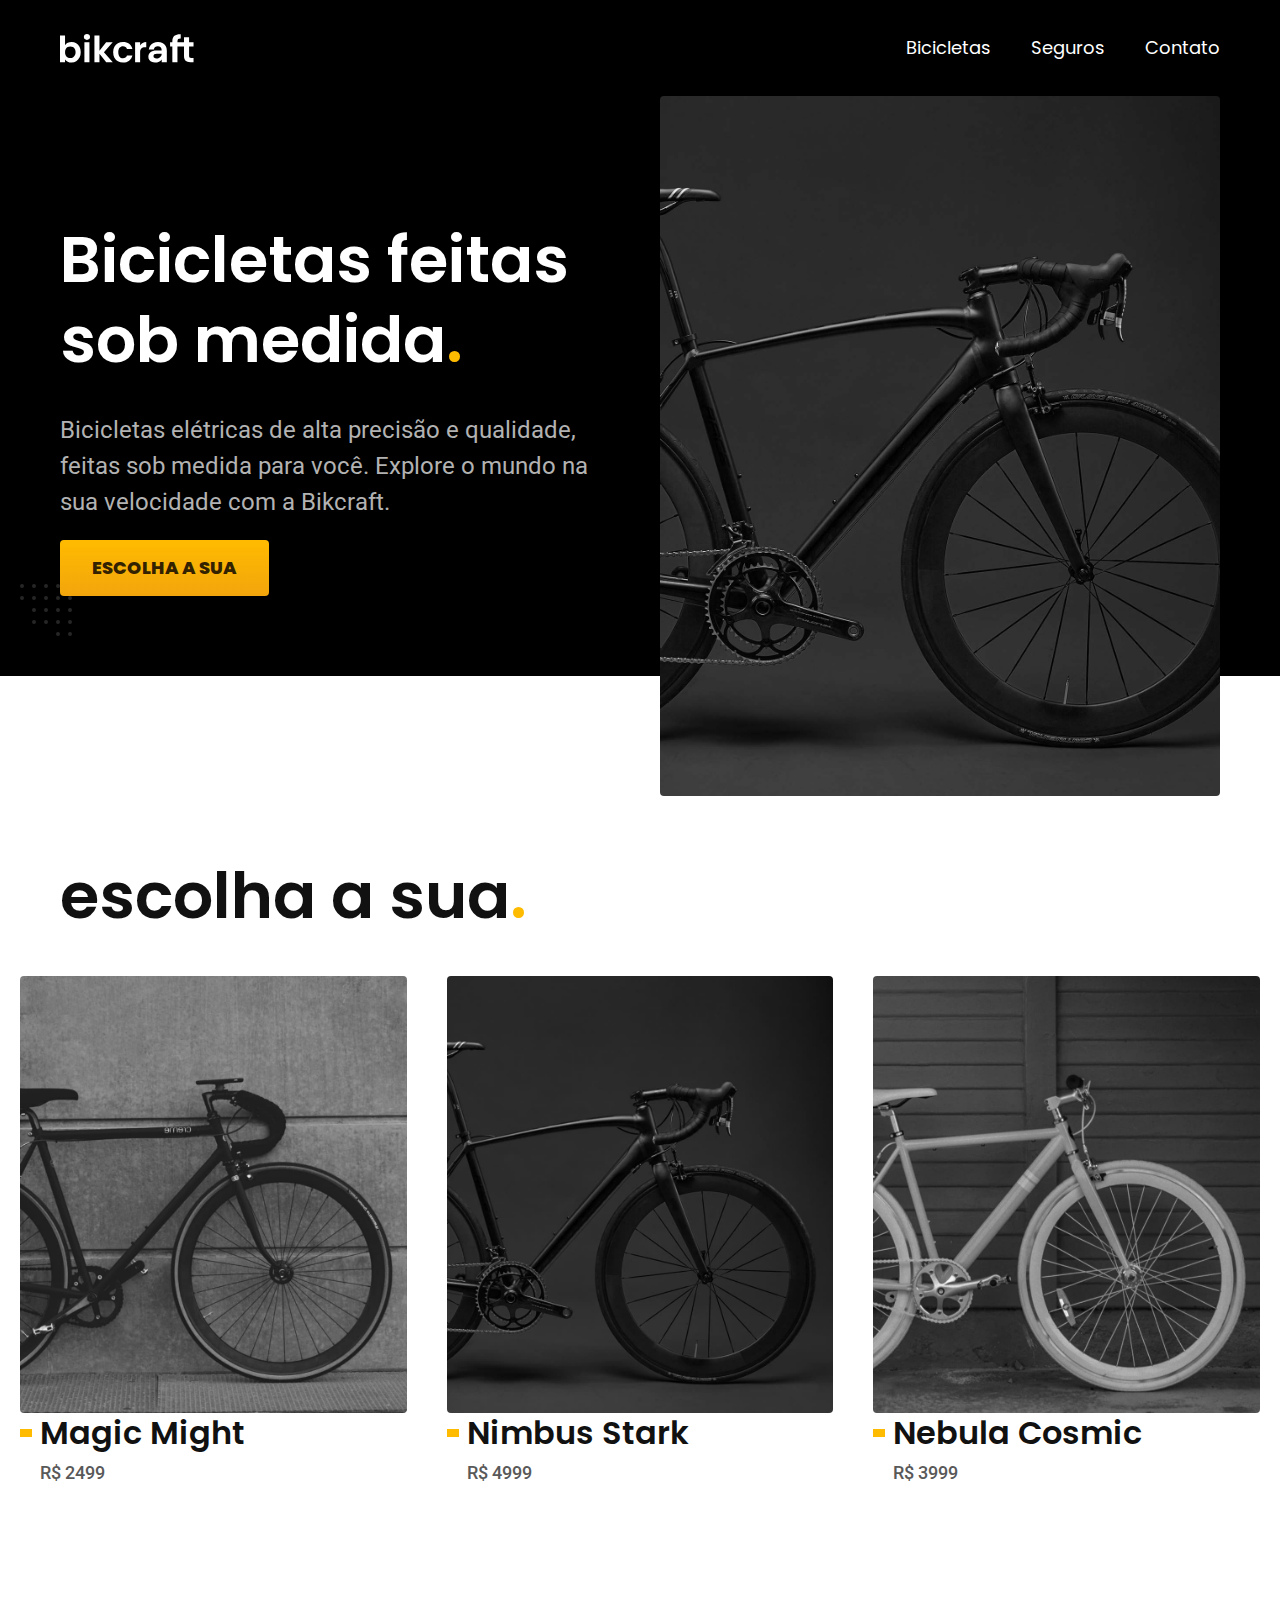
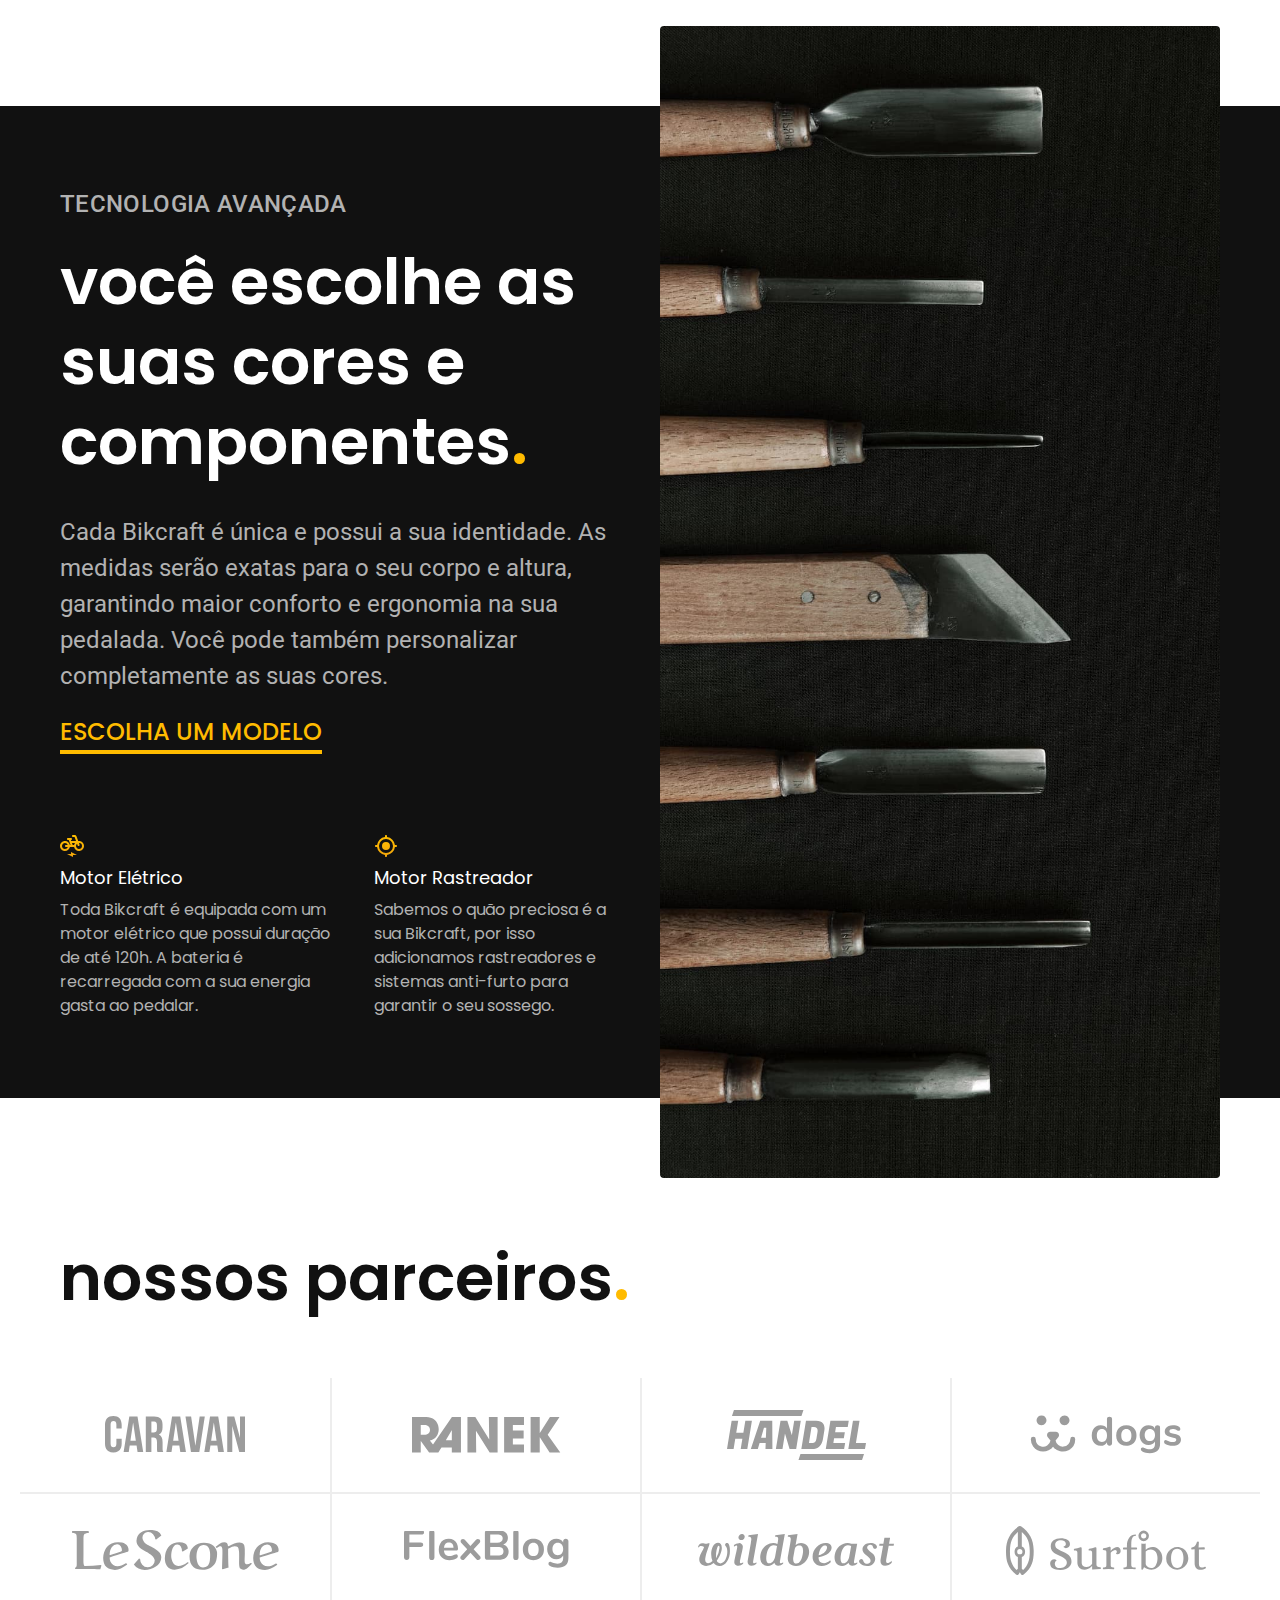
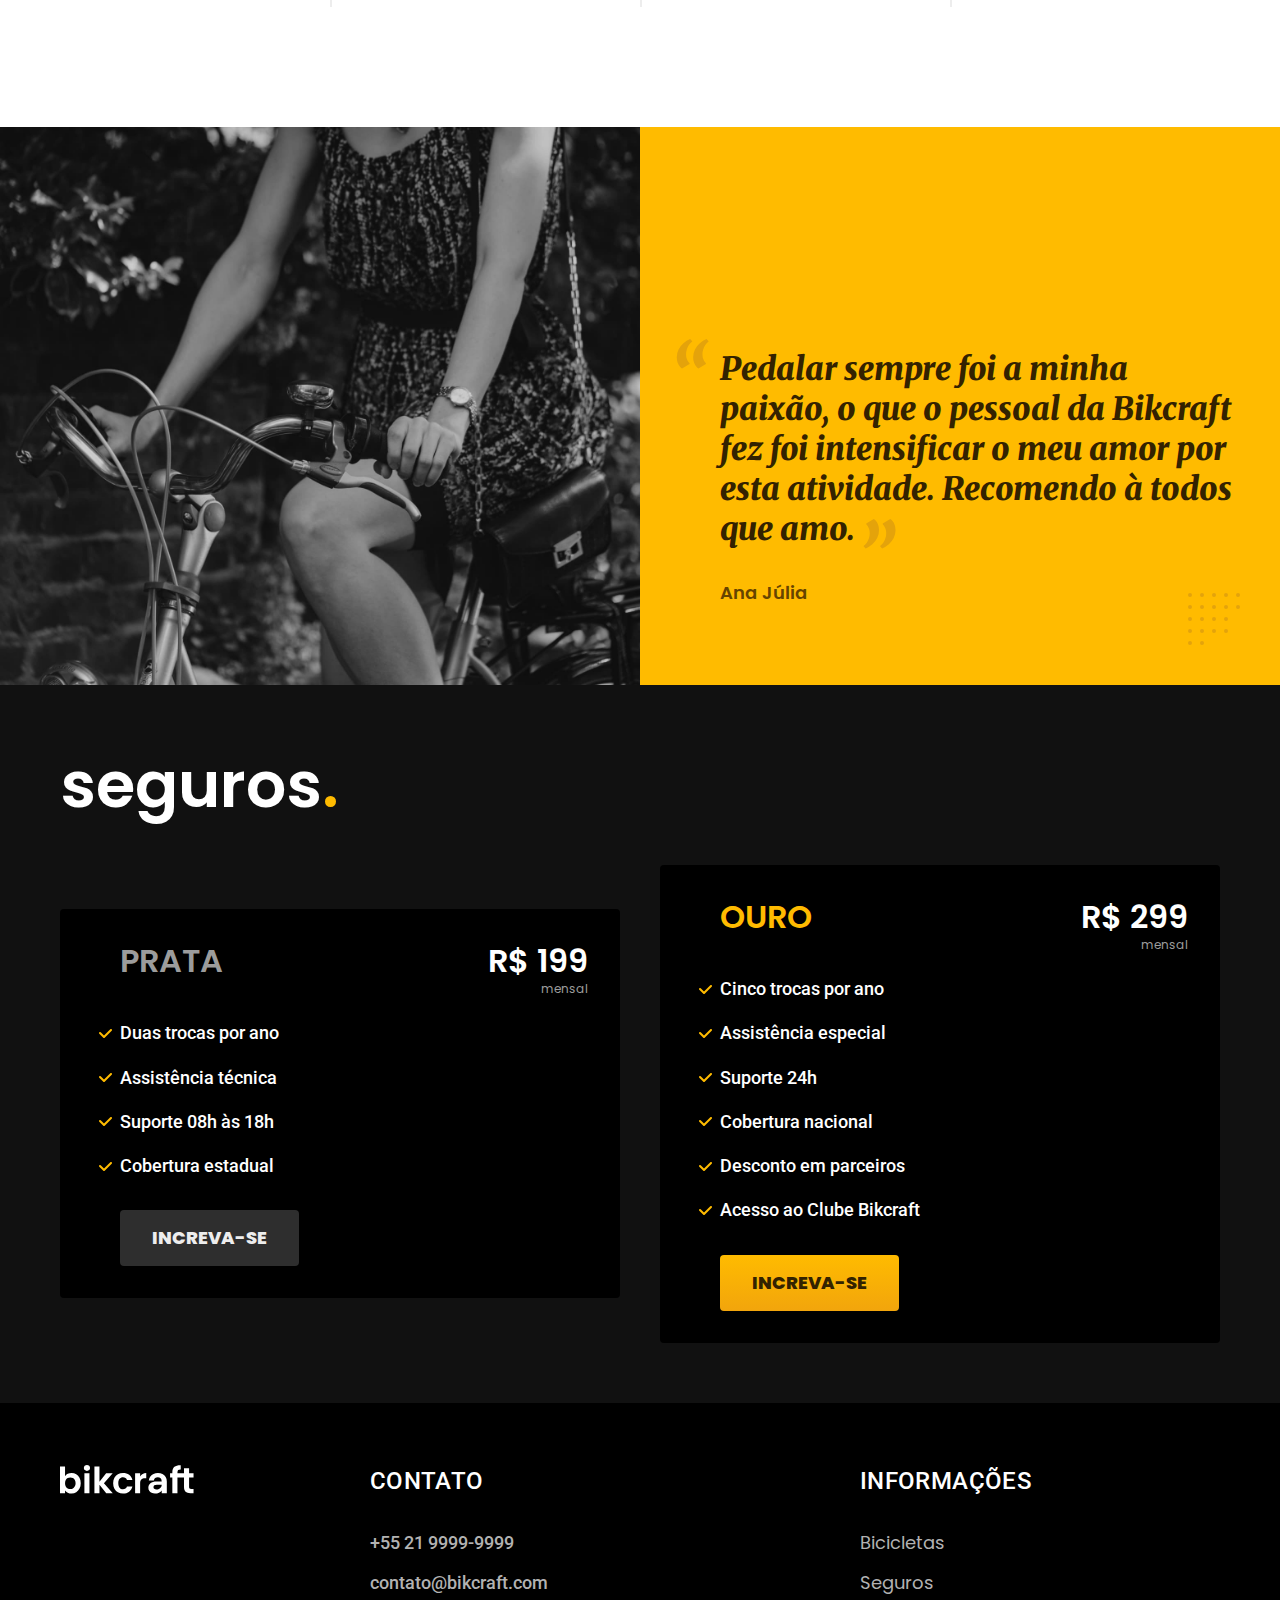
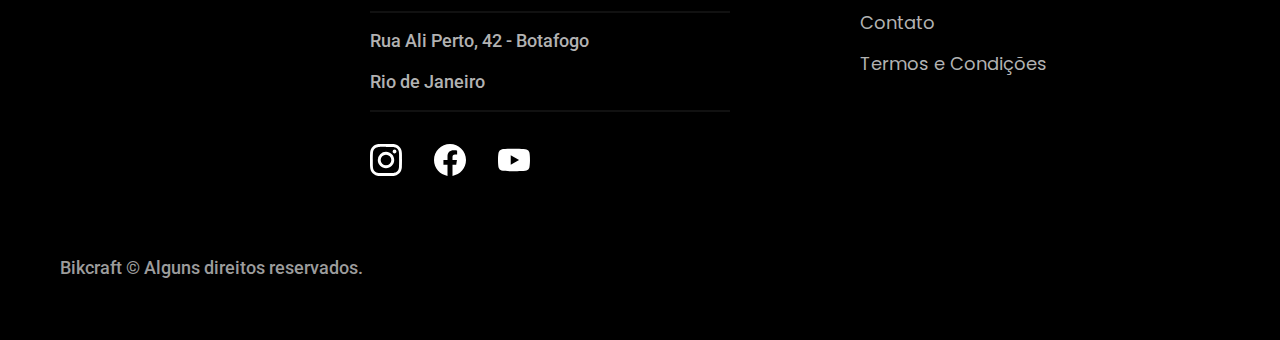
<file: index.html>
<!DOCTYPE html>
<html lang="pt-br">
  <head>
    <meta charset="UTF-8" />
    <meta name="viewport" content="width=device-width, initial-scale=1.0" />
    <title>Bicicletas | Bikcraft</title>
    <meta
      name="description"
      content="Bicicletas elétricas de alta precisão e qualidade,  feitas sob medida para o cliente. Explore o mundo na sua velocidade com a Bikcraft."
    />

    <link rel="icon" href="./favicon.svg" type="image/svg+xml" />
    <link rel="preload" href="css/style.min.css" as="style" />
    <link rel="stylesheet" href="css/style.min.css" />
    <link rel="preconnect" href="https://fonts.googleapis.com" />
    <link rel="preconnect" href="https://fonts.gstatic.com" crossorigin />
    <link
      href="https://fonts.googleapis.com/css2?family=Merriweather:ital,wght@1,900&family=Poppins:wght@400;500&family=Roboto:wght@400;500&display=swap"
      rel="stylesheet"
    />

    <script>
      document.documentElement.classList.add("js");
    </script>
    <script>
      document.documentElement.classList.add("js");
    </script>
  </head>
  <body>
    <header class="header-bg">
      <div class="header">
        <a href="./"
          ><img
            src="img/bikcraft.svg"
            width="136"
            height="32"
            alt="Bikcraft"
            srcset=""
        /></a>
        <nav aria-label="primaria">
          <ul class="header-menu font-1-m cor0">
            <li>
              <a href="./bicicletas.html">Bicicletas</a>
            </li>
            <li>
              <a href="./seguros.html">Seguros</a>
            </li>
            <li>
              <a href="./contato.html">Contato</a>
            </li>
          </ul>
        </nav>
      </div>
    </header>

    <main class="introducao-bg">
      <div class="introducao container">
        <div class="introducao-conteudo">
          <h1 class="font-1-xxl cor0 fadeInDown" data-anime="200">
            Bicicletas feitas sob medida<span class="cor-p1">.</span>
          </h1>
          <p class="font-2-l cor0 fadeInDown" data-anime="400">
            Bicicletas elétricas de alta precisão e qualidade, feitas sob medida
            para você. Explore o mundo na sua velocidade com a Bikcraft.
          </p>
          <a class="botao fadeInDown" data-anime="600" href="./bicicletas.html"
            >Escolha a sua</a
          >
        </div>
        <picture class="fadeInDown" data-anime="800">
          <source
            media="(max-width: 800px)"
            srcset="../img/bicicletas/nimbus.jpg"
          />
          <img
            src="./img/fotos/introducao.jpg"
            alt="Bicicleta eletrica preta."
          />
        </picture>
      </div>
    </main>

    <article class="bibicletas-lista">
      <h2 class="font-1-xxl container">
        escolha a sua<span class="cor-p1">.</span>
      </h2>
      <ul class="bicicletas-ul">
        <li>
          <a href="../bicicletas/magic.html">
            <img src="img/bicicletas/magic-home.jpg" alt="Bicicleta preta" />
            <h3 class="font-1-xl">Magic Might</h3>
            <span class="font-2-m cor8">R$ 2499</span>
          </a>
        </li>
        <li>
          <a href="../bicicletas/nimbus.html">
            <img src="img/bicicletas/nimbus-home.jpg" alt="Bicicleta preta" />
            <h3 class="font-1-xl">Nimbus Stark</h3>
            <span class="font-2-m cor8">R$ 4999</span>
          </a>
        </li>
        <li>
          <a href="../bibicletas/nebula.html">
            <img src="img/bicicletas/nebula-home.jpg" alt="Bicicleta preta" />
            <h3 class="font-1-xl">Nebula Cosmic</h3>
            <span class="font-2-m cor8">R$ 3999</span>
          </a>
        </li>
      </ul>
    </article>

    <article class="tecnologia-bg">
      <div class="tecnologia container">
        <div class="tecnologia-conteudo">
          <span class="font-2-l-b cor5">Tecnologia Avançada</span>
          <h2 class="font-1-xxl cor0">
            você escolhe as suas cores e componentes<span class="cor-p1"
              >.</span
            >
          </h2>
          <p class="font-2-l cor5">
            Cada Bikcraft é única e possui a sua identidade. As medidas serão
            exatas para o seu corpo e altura, garantindo maior conforto e
            ergonomia na sua pedalada. Você pode também personalizar
            completamente as suas cores.
          </p>
          <a class="link" href="./bibicletas.html">Escolha um modelo</a>
          <div class="tecnologia-vantagens">
            <div>
              <img src="img/icones/eletrica.svg" alt="" />
              <h3 class="font-1-m cor0">Motor Elétrico</h3>
              <p class="font-1-s cor5">
                Toda Bikcraft é equipada com um motor elétrico que possui
                duração de até 120h. A bateria é recarregada com a sua energia
                gasta ao pedalar.
              </p>
            </div>
            <div>
              <img src="img/icones/rastreador.svg" alt="" />
              <h3 class="font-1-m cor0">Motor Rastreador</h3>
              <p class="font-1-s cor5">
                Sabemos o quão preciosa é a sua Bikcraft, por isso adicionamos
                rastreadores e sistemas anti-furto para garantir o seu sossego.
              </p>
            </div>
          </div>
        </div>
        <div class="tecnologia-img">
          <img src="img/fotos/tecnologia.jpg" alt="" />
        </div>
      </div>
    </article>

    <section class="parceiros" aria-label="Nossos Parceiros">
      <h2 class="font-1-xxl container">
        nossos parceiros<span class="cor-p1">.</span>
      </h2>
      <ul>
        <li>
          <img src="img/parceiros/caravan.svg" alt="caravan" />
        </li>
        <li>
          <img src="img/parceiros/ranek.svg" alt="ranek" />
        </li>
        <li>
          <img src="img/parceiros/handel.svg" alt="handel" />
        </li>
        <li>
          <img src="img/parceiros/dogs.svg" alt="dogs" />
        </li>
        <li>
          <img src="img/parceiros/lescone.svg" alt="lescone" />
        </li>
        <li>
          <img src="img/parceiros/flexblog.svg" alt="flexblog" />
        </li>
        <li>
          <img src="img/parceiros/wildbeast.svg" alt="wildbeast" />
        </li>
        <li>
          <img src="img/parceiros/surfbot.svg" alt="surfbot" />
        </li>
      </ul>
    </section>

    <section class="depoimento" aria-label="Depoimento">
      <div>
        <img src="img/fotos/depoimento.jpg" alt="Pessoa pedalando" />
      </div>
      <div class="depoimento-conteudo">
        <blockquote class="font-1-xl cor-p5">
          <p>
            Pedalar sempre foi a minha paixão, o que o pessoal da Bikcraft fez
            foi intensificar o meu amor por esta atividade. Recomendo à todos
            que amo.
          </p>
        </blockquote>
        <span class="font-1-m-b cor-p4">Ana Júlia</span>
      </div>
    </section>

    <article class="seguros-bg">
      <div class="seguros container">
        <h2 class="font-1-xxl cor0">seguros<span class="cor-p1">.</span></h2>
        <div class="seguros-item">
          <h3 class="font-1-xl cor6">PRATA</h3>
          <span class="font-1-xl cor0"
            >R$ 199 <span class="font-1-xs cor6">mensal</span></span
          >
          <ul class="font-2-m cor0">
            <li>Duas trocas por ano</li>
            <li>Assistência técnica</li>
            <li>Suporte 08h às 18h</li>
            <li>Cobertura estadual</li>
          </ul>
          <a class="botao secundario" href="./orcamento.html">Increva-se</a>
        </div>
        <div class="seguros-item">
          <h3 class="font-1-xl cor-p1">OURO</h3>
          <span class="font-1-xl cor0"
            >R$ 299 <span class="font-1-xs cor6">mensal</span></span
          >
          <ul class="font-2-m cor0">
            <li>Cinco trocas por ano</li>
            <li>Assistência especial</li>
            <li>Suporte 24h</li>
            <li>Cobertura nacional</li>
            <li>Desconto em parceiros</li>
            <li>Acesso ao Clube Bikcraft</li>
          </ul>
          <a class="botao" href="./orcamento.html">Increva-se</a>
        </div>
      </div>
    </article>

    <footer class="footer-bg">
      <div class="footer container">
        <img src="./img/bikcraft.svg" alt="Bikcraft" />
        <div class="footer-contato">
          <h3 class="font-2-l-b cor0">Contato</h3>
          <ul class="font-2-m cor5">
            <li><a href="tel:+55219999-9999">+55 21 9999-9999</a></li>
            <li>
              <a href="mailto:contato@bikcraft.com">contato@bikcraft.com</a>
            </li>
            <li>Rua Ali Perto, 42 - Botafogo</li>
            <li>Rio de Janeiro</li>
          </ul>
          <div class="footer-redes">
            <a href="./">
              <img src="./img/redes/instagram.svg" alt="Instragram" />
            </a>
            <a href="./">
              <img src="./img/redes/facebook.svg" alt="Facebook" />
            </a>
            <a href="./">
              <img src="./img/redes/youtube.svg" alt="Youtube" />
            </a>
          </div>
        </div>
        <div class="footer-informacoes">
          <h3 class="font-2-l-b cor0">Informações</h3>
          <nav>
            <ul class="font-1-m cor5">
              <li>
                <a href="./bicicletas.html">Bicicletas</a>
              </li>
              <li>
                <a href="./seguros.html">Seguros</a>
              </li>
              <li>
                <a href="./contato.html">Contato</a>
              </li>
              <li>
                <a href="./termos.html">Termos e Condições</a>
              </li>
            </ul>
          </nav>
        </div>
        <p class="footer-copy font-2-m cor6">
          Bikcraft © Alguns direitos reservados.
        </p>
      </div>
    </footer>
    <script src="./js/plugins/simple-anime.js"></script>
    <script src="./js/script.js"></script>
  </body>
</html>
</file>
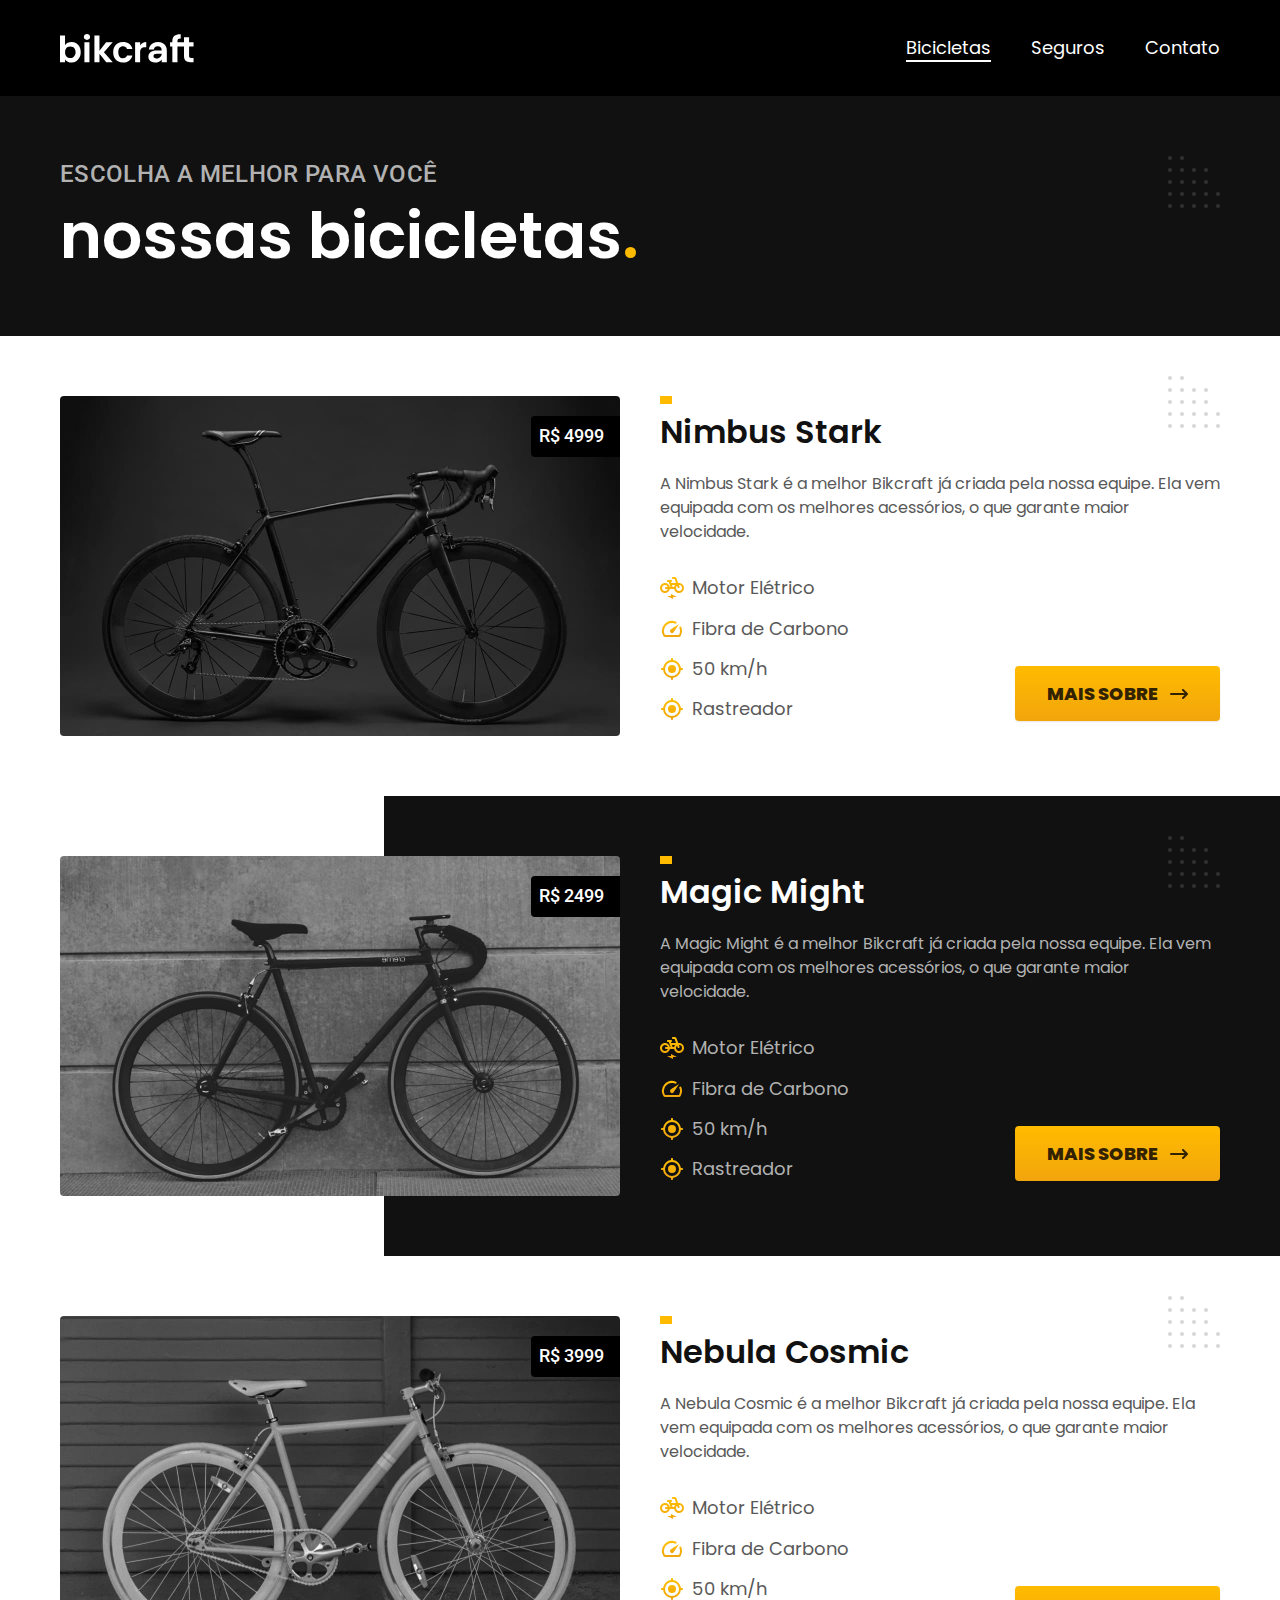
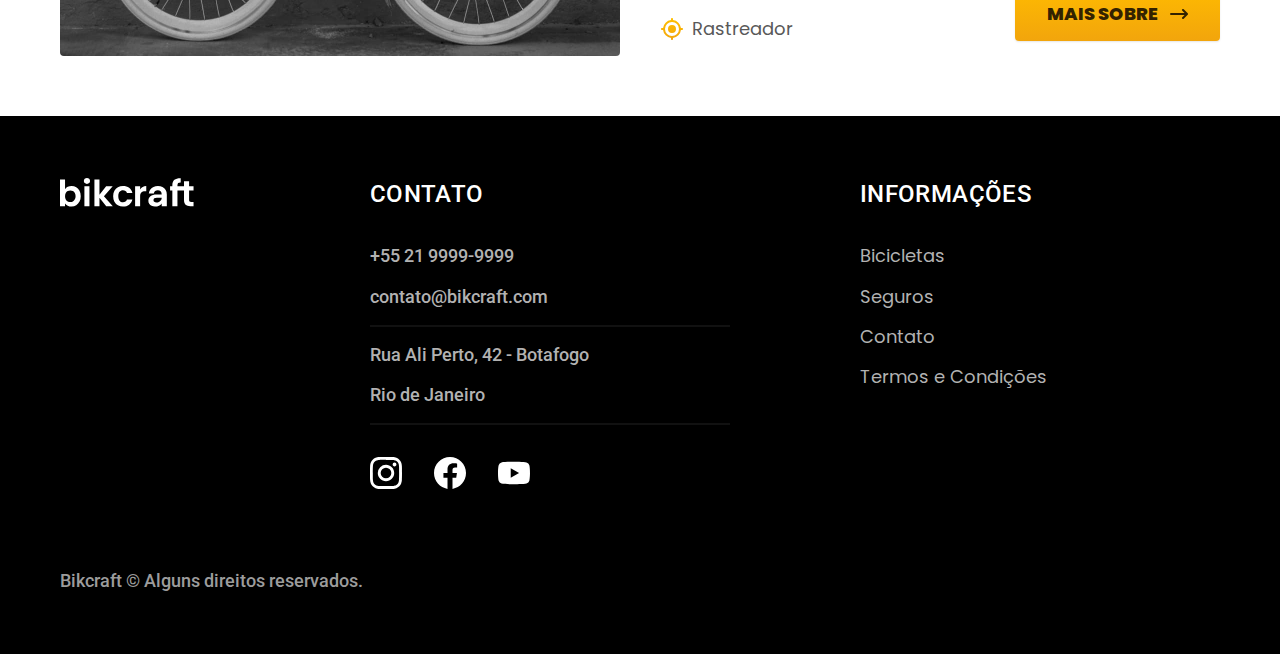
<file: bicicletas.html>
<!DOCTYPE html>
<html lang="pt-br">
  <head>
    <meta charset="UTF-8" />
    <meta name="viewport" content="width=device-width, initial-scale=1.0" />
    <title>Bicicletas | Bikcraft</title>
    <link rel="icon" href="./favicon.svg" type="image/svg+xml" />
    <link rel="preload" href="css/style.min.css" as="style" />
    <link rel="stylesheet" href="css/style.min.css" />
    <link rel="preconnect" href="https://fonts.googleapis.com" />
    <link rel="preconnect" href="https://fonts.gstatic.com" crossorigin />
    <link
      href="https://fonts.googleapis.com/css2?family=Merriweather:ital,wght@1,900&family=Poppins:wght@400;500&family=Roboto:wght@400;500&display=swap"
      rel="stylesheet"
    />

    <meta
      name="description"
      content="Termos e condições."
    />
  <script>
      document.documentElement.classList.add("js");
    </script>
  </head>
  <body id="bicicletas">
    <header class="header-bg">
      <div class="header">
        <a href="./"><img src="img/bikcraft.svg" alt="Bikcraft" srcset="" /></a>
        <nav aria-label="primaria">
          <ul class="header-menu font-1-m cor0">
            <li>
              <a href="./bicicletas.html">Bicicletas</a>
            </li>
            <li>
              <a href="./seguros.html">Seguros</a>
            </li>
            <li>
              <a href="./contato.html">Contato</a>
            </li>
          </ul>
        </nav>
      </div>
    </header>

    <main>
      <div class="titulo-bg">
        <div class="titulo container">
          <p class="font-2-l-b cor5">Escolha a melhor para você</p>
          <h1 class="font-1-xxl cor0">nossas bicicletas<span class="cor-p1">.</span></h1>
        </div>
      </div>



        <div class="bicicletas container">
          <div class="bicicletas-img">
            <img src="./img/bicicletas/nimbus.jpg" alt="Bicicleta preta">
            <span class="font-2-m cor0">R$ 4999</span>
          </div>
          <div class="bicicletas-conteudo">
            <h2 class="font-1-xl">Nimbus Stark</h2>
            <p class="font-1-s cor8">A Nimbus Stark é a melhor Bikcraft já criada pela nossa equipe. Ela vem equipada com os melhores acessórios, o que garante maior velocidade.</p>
            <ul class="font-1-m cor8">
              <li>
                <img src="img/icones/eletrica.svg" alt="">
                Motor Elétrico
              </li>
              <li>
                <img src="img/icones/velocidade.svg" alt="">
                Fibra de Carbono
              </li>
              <li>
                <img src="img/icones/rastreador.svg" alt="">
                50 km/h
              </li>
              <li>
                <img src="img/icones/rastreador.svg" alt="">
                Rastreador
              </li>
            </ul>
            <a class="botao seta" href="./bicicletas/nimbus.html">Mais Sobre</a>
          </div>
        </div>

      <div class="bicicletas-bg">
        <div class="bicicletas container">
          <div class="bicicletas-img">
            <img src="./img/bicicletas/magic.jpg" alt="Bicicleta preta">
            <span class="font-2-m cor0">R$ 2499</span>
          </div>
          <div class="bicicletas-conteudo">
            <h2 class="font-1-xl cor0">Magic Might</h2>
            <p class="font-1-s cor5">A Magic Might é a melhor Bikcraft já criada pela nossa equipe. Ela vem equipada com os melhores acessórios, o que garante maior velocidade.

            </p>
            <ul class="font-1-m cor5">
              <li>
                <img src="img/icones/eletrica.svg" alt="">
                Motor Elétrico
              </li>
              <li>
                <img src="img/icones/velocidade.svg" alt="">
                Fibra de Carbono
              </li>
              <li>
                <img src="img/icones/rastreador.svg" alt="">
                50 km/h
              </li>
              <li>
                <img src="img/icones/rastreador.svg" alt="">
                Rastreador
              </li>
            </ul>
            <a class="botao seta" href="./bicicletas/magic.html">Mais Sobre</a>
          </div>
        </div>
      </div>


        <div class="bicicletas container">
          <div class="bicicletas-img">
            <img src="./img/bicicletas/nebula.jpg" alt="Bicicleta preta">
            <span class="font-2-m cor0">R$ 3999</span>
          </div>
          <div class="bicicletas-conteudo">
            <h2 class="font-1-xl">Nebula Cosmic</h2>
            <p class="font-1-s cor8">A Nebula Cosmic é a melhor Bikcraft já criada pela nossa equipe. Ela vem equipada com os melhores acessórios, o que garante maior velocidade.</p>
            <ul class="font-1-m cor8">
              <li>
                <img src="img/icones/eletrica.svg" alt="">
                Motor Elétrico
              </li>
              <li><img src="img/icones/velocidade.svg" alt="">
                Fibra de Carbono
              </li>
              <li>
                <img src="img/icones/rastreador.svg" alt="">
                50 km/h
              </li>
              <li>
                <img src="img/icones/rastreador.svg" alt="">
                Rastreador
              </li>
            </ul>
            <a class="botao seta" href="./bicicletas/nebula.html">Mais Sobre</a>
          </div>
        </div>
    


    </main>


    <footer class="footer-bg">
      <div class="footer container">
        <img src="./img/bikcraft.svg" alt="Bikcraft" />
        <div class="footer-contato">
          <h3 class="font-2-l-b cor0">Contato</h3>
          <ul class="font-2-m cor5">
            <li><a href="tel:+55219999-9999">+55 21 9999-9999</a></li>
            <li>
              <a href="mailto:contato@bikcraft.com">contato@bikcraft.com</a>
            </li>
            <li>Rua Ali Perto, 42 - Botafogo</li>
            <li>Rio de Janeiro</li>
          </ul>
          <div class="footer-redes">
            <a href="./">
              <img src="./img/redes/instagram.svg" alt="Instragram" />
            </a>
            <a href="./">
              <img src="./img/redes/facebook.svg" alt="Facebook" />
            </a>
            <a href="./">
              <img src="./img/redes/youtube.svg" alt="Youtube" />
            </a>
          </div>
        </div>
        <div class="footer-informacoes">
          <h3 class="font-2-l-b cor0">Informações</h3>
          <nav>
            <ul class="font-1-m cor5">
              <li>
                <a href="./bicicletas.html">Bicicletas</a>
              </li>
              <li>
                <a href="./seguros.html">Seguros</a>
              </li>
              <li>
                <a href="./contato.html">Contato</a>
              </li>
              <li>
                <a href="./termos.html">Termos e Condições</a>
              </li>
            </ul>
          </nav>
        </div>
        <p class="footer-copy font-2-m cor6">
          Bikcraft © Alguns direitos reservados.
        </p>
      </div>
    </footer>
   <script src="./js/script.js"></script>
  </body>
</html>

</html>
</file>
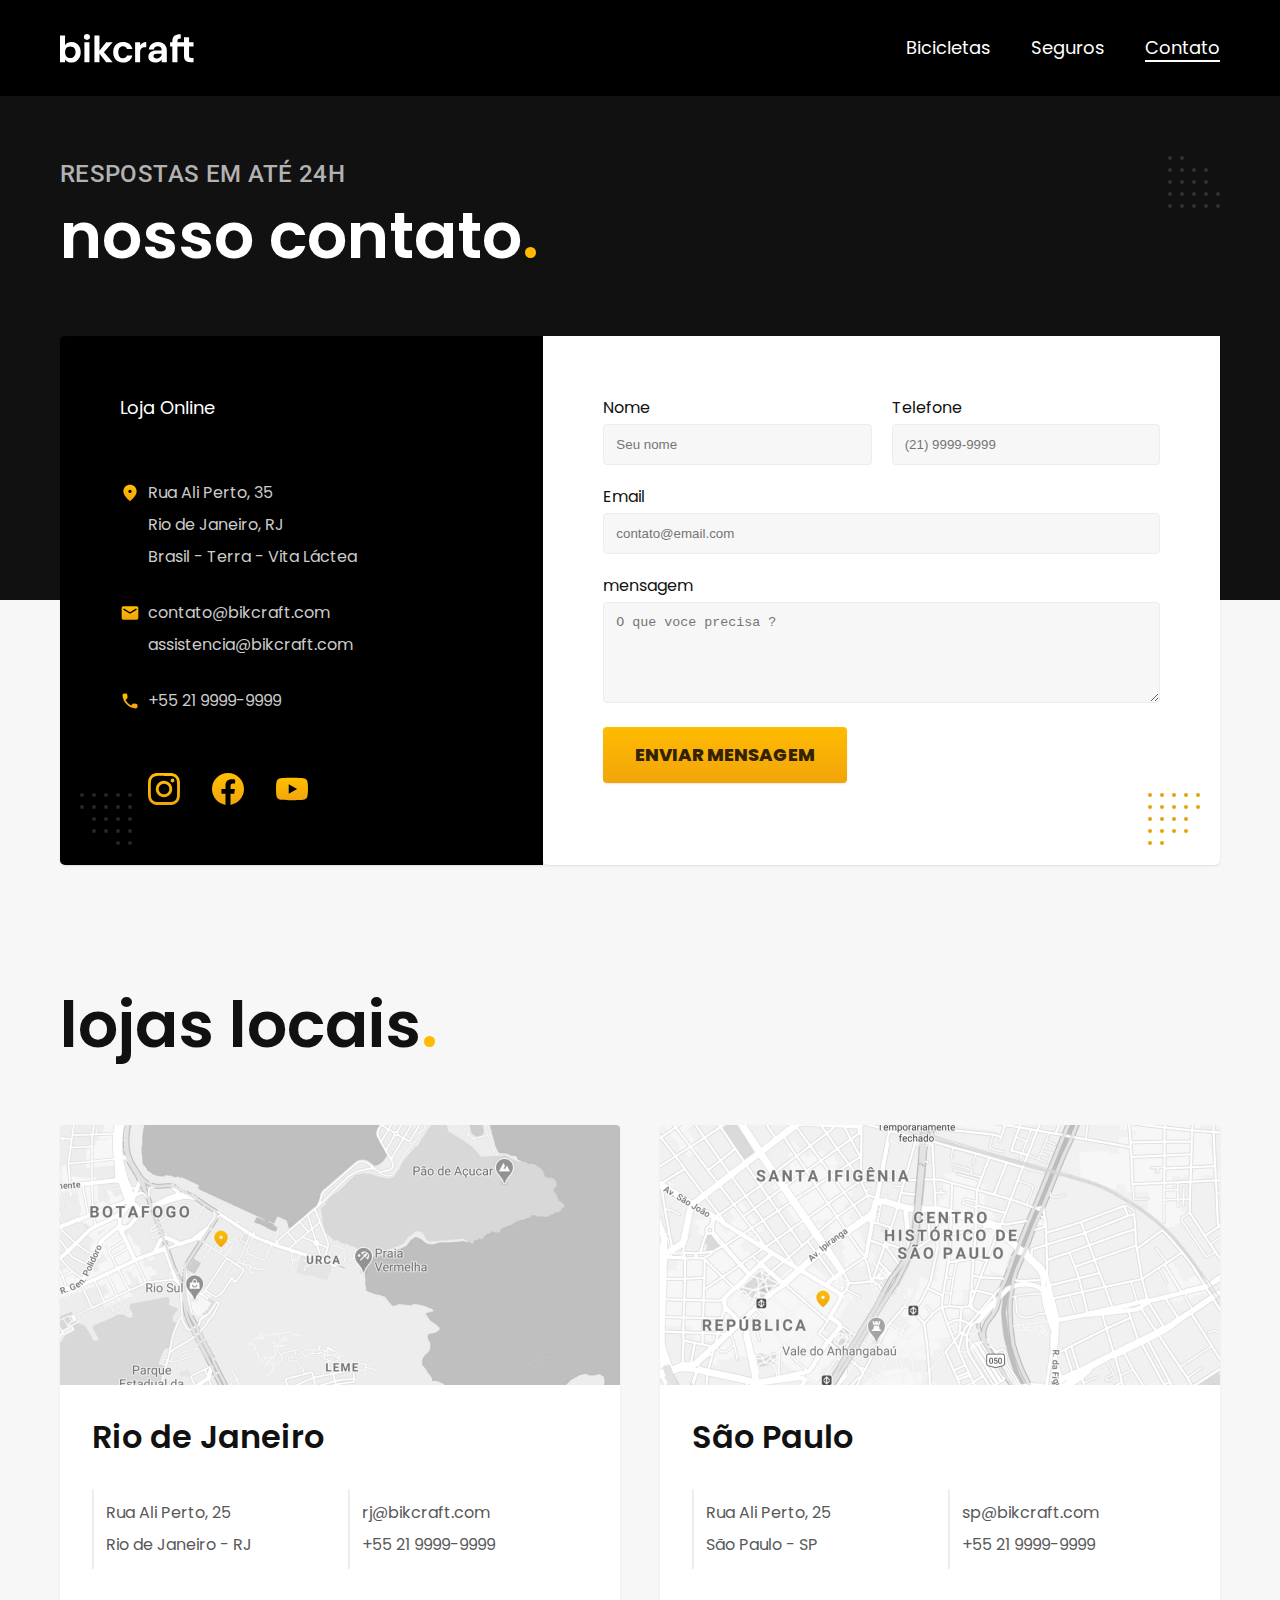
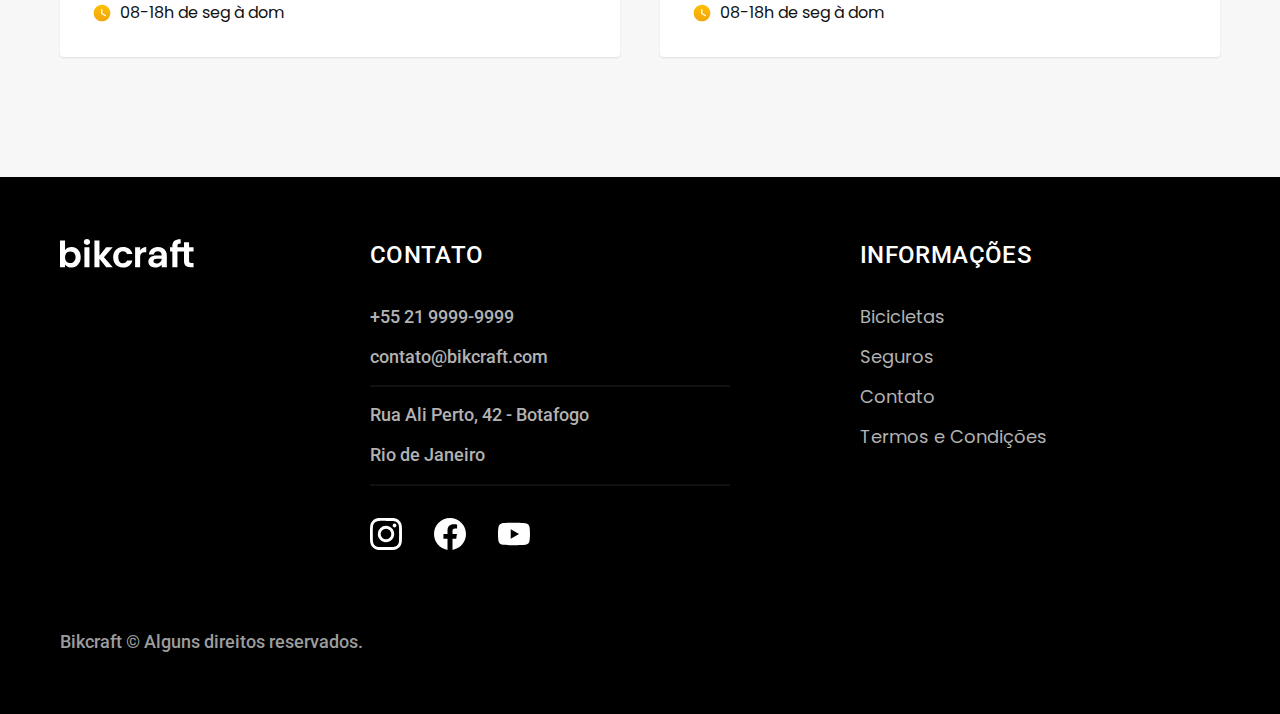
<file: contato.html>
<!DOCTYPE html>
<html lang="pt-br">
  <head>
    <meta charset="UTF-8" />
    <meta name="viewport" content="width=device-width, initial-scale=1.0" />
    <title>Contato | Bikcraft</title>
    <link rel="icon" href="./favicon.svg" type="image/svg+xml" />
    <link rel="preload" href="css/style.min.css" as="style" />
    <link rel="stylesheet" href="css/style.min.css" />
    <link rel="preconnect" href="https://fonts.googleapis.com" />
    <link rel="preconnect" href="https://fonts.gstatic.com" crossorigin />
    <link
      href="https://fonts.googleapis.com/css2?family=Merriweather:ital,wght@1,900&family=Poppins:wght@400;500&family=Roboto:wght@400;500&display=swap"
      rel="stylesheet"
    />

    <meta
      name="description"
      content="Termos e condições."
    />
  <script>
      document.documentElement.classList.add("js");
    </script>
  </head>
  <body id="contato">
    <header class="header-bg">
      <div class="header">
        <a href="./"><img src="img/bikcraft.svg" alt="Bikcraft" srcset="" /></a>
        <nav aria-label="primaria">
          <ul class="header-menu font-1-m cor0">
            <li>
              <a href="./bicicletas.html">Bicicletas</a>
            </li>
            <li>
              <a href="./seguros.html">Seguros</a>
            </li>
            <li>
              <a href="./contato.html">Contato</a>
            </li>
          </ul>
        </nav>
      </div>
    </header>

    <main>
      <div class="titulo-bg">
        <div class="titulo container">
          <p class="font-2-l-b cor5">RESPOSTAS EM ATÉ 24H</p>
          <h1 class="font-1-xxl cor0">nosso contato<span class="cor-p1">.</span></h1>
        </div>
      </div>

   
      <div class="contato container">
        <section class="contato-dados" aria-label="Endereço">
          <h2 class="font-1-m cor0">Loja Online</h2>
          <div class="contato-endereco font-1-s cor4">
            <p>Rua Ali Perto,  35</p>
            <p>Rio de Janeiro,  RJ</p>
            <p>Brasil - Terra - Vita Láctea</p>
          </div>
          <address class="contato-meios font-1-s cor4">
            <a href="mailto:contato@bikcraft.com">contato@bikcraft.com</a>
            <a href="mailto:assistencia@bikcraft.com">assistencia@bikcraft.com</a>
            <a href="tel:+55219999-9999">+55 21 9999-9999</a>
          </address>
          <div class="contato-redes">
            <a href="./">
              <img src="./img/redes/instagram-p.svg" alt="Instragram" />
            </a>
            <a href="./">
              <img src="./img/redes/facebook-p.svg" alt="Facebook" />
            </a>
            <a href="./">
              <img src="./img/redes/youtube-p.svg" alt="Youtube" />
            </a>
          </div>
        </section>

        <section class="contato-formulario" aria-label="formulario">
          <form class="form" action="./contato.html">
            <div>
              <label for="nome">Nome</label>
              <input type="text" id="nome" name="nome" placeholder="Seu nome">
            </div>
            <div>
              <label for="telefone">Telefone</label>
              <input type="text" id="telefone" name="telefone" placeholder="(21) 9999-9999">
            </div>
            <div class="col-2">
              <label  for="telefone">Email</label>
              <input type="email" id="email" name="email" placeholder="contato@email.com">
            </div>
            <div class="col-2">
              <label for="mensagem">mensagem</label>
              <textarea name="mensagem" id="mensagem" rows="5" placeholder="O que voce precisa ?"></textarea>
            </div>
            <button class="botao col-2">Enviar mensagem</button>
          </form>
        </section>
      </div>
    </main>


    <article class="lojas container">
      <h2 class="font-1-xxl">lojas locais<span class="cor-p1">.</span></h2>
      <div class="lojas-item">
        <img src="./img/lojas/rj.jpg" alt="mapa marcando o endereço em Rua Ali perto 25">
        <div class="lojas-conteudo">
          <h3 class="font-1-xl">Rio de Janeiro</h3>
          <div class="loja-dados font-1-s cor8">
            <p>Rua Ali Perto, 25</p>
            <p>Rio de Janeiro - RJ</p>
          </div>
          <div class="loja-dados font-1-s cor8">
              <a href="mailto:rj@bikcraft.com">rj@bikcraft.com</a>
              <a href="tel:+55219999-9999">+55 21 9999-9999</a>
          </div>
          <p class="lojas-tempo font-1-s"><img src="./img/icones/horario.svg" alt="./" srcset="">08-18h de seg à dom</p>
        </div>
      </div>

      <div class="lojas-item">
        <img src="./img/lojas/sp.jpg" alt="mapa marcando o endereço em Rua Ali perto 25">
        <div class="lojas-conteudo">
          <h3 class="font-1-xl">São Paulo</h3>
          <div class="loja-dados font-1-s cor8">
            <p>Rua Ali Perto, 25</p>
            <p>São Paulo - SP</p>
          </div>
          <div class="loja-dados font-1-s cor8">
              <a href="mailto:sp@bikcraft.com">sp@bikcraft.com</a>
              <a href="tel:+55219999-9999">+55 21 9999-9999</a>
          </div>
          <p class="lojas-tempo font-1-s"><img src="./img/icones/horario.svg" alt="./" srcset="">08-18h de seg à dom</p>
        </div>
      </div>

    </article>


    <footer class="footer-bg">
      <div class="footer container">
        <img src="./img/bikcraft.svg" alt="Bikcraft" />
        <div class="footer-contato">
          <h3 class="font-2-l-b cor0">Contato</h3>
          <ul class="font-2-m cor5">
            <li><a href="tel:+55219999-9999">+55 21 9999-9999</a></li>
            <li>
              <a href="mailto:contato@bikcraft.com">contato@bikcraft.com</a>
            </li>
            <li>Rua Ali Perto, 42 - Botafogo</li>
            <li>Rio de Janeiro</li>
          </ul>
          <div class="footer-redes">
            <a href="./">
              <img src="./img/redes/instagram.svg" alt="Instragram" />
            </a>
            <a href="./">
              <img src="./img/redes/facebook.svg" alt="Facebook" />
            </a>
            <a href="./">
              <img src="./img/redes/youtube.svg" alt="Youtube" />
            </a>
          </div>
        </div>
        <div class="footer-informacoes">
          <h3 class="font-2-l-b cor0">Informações</h3>
          <nav>
            <ul class="font-1-m cor5">
              <li>
                <a href="./bicicletas.html">Bicicletas</a>
              </li>
              <li>
                <a href="./seguros.html">Seguros</a>
              </li>
              <li>
                <a href="./contato.html">Contato</a>
              </li>
              <li>
                <a href="./termos.html">Termos e Condições</a>
              </li>
            </ul>
          </nav>
        </div>
        <p class="footer-copy font-2-m cor6">
          Bikcraft © Alguns direitos reservados.
        </p>
      </div>
    </footer>
   <script src="./js/script.js"></script>
  </body>
</html>

</html>
</file>
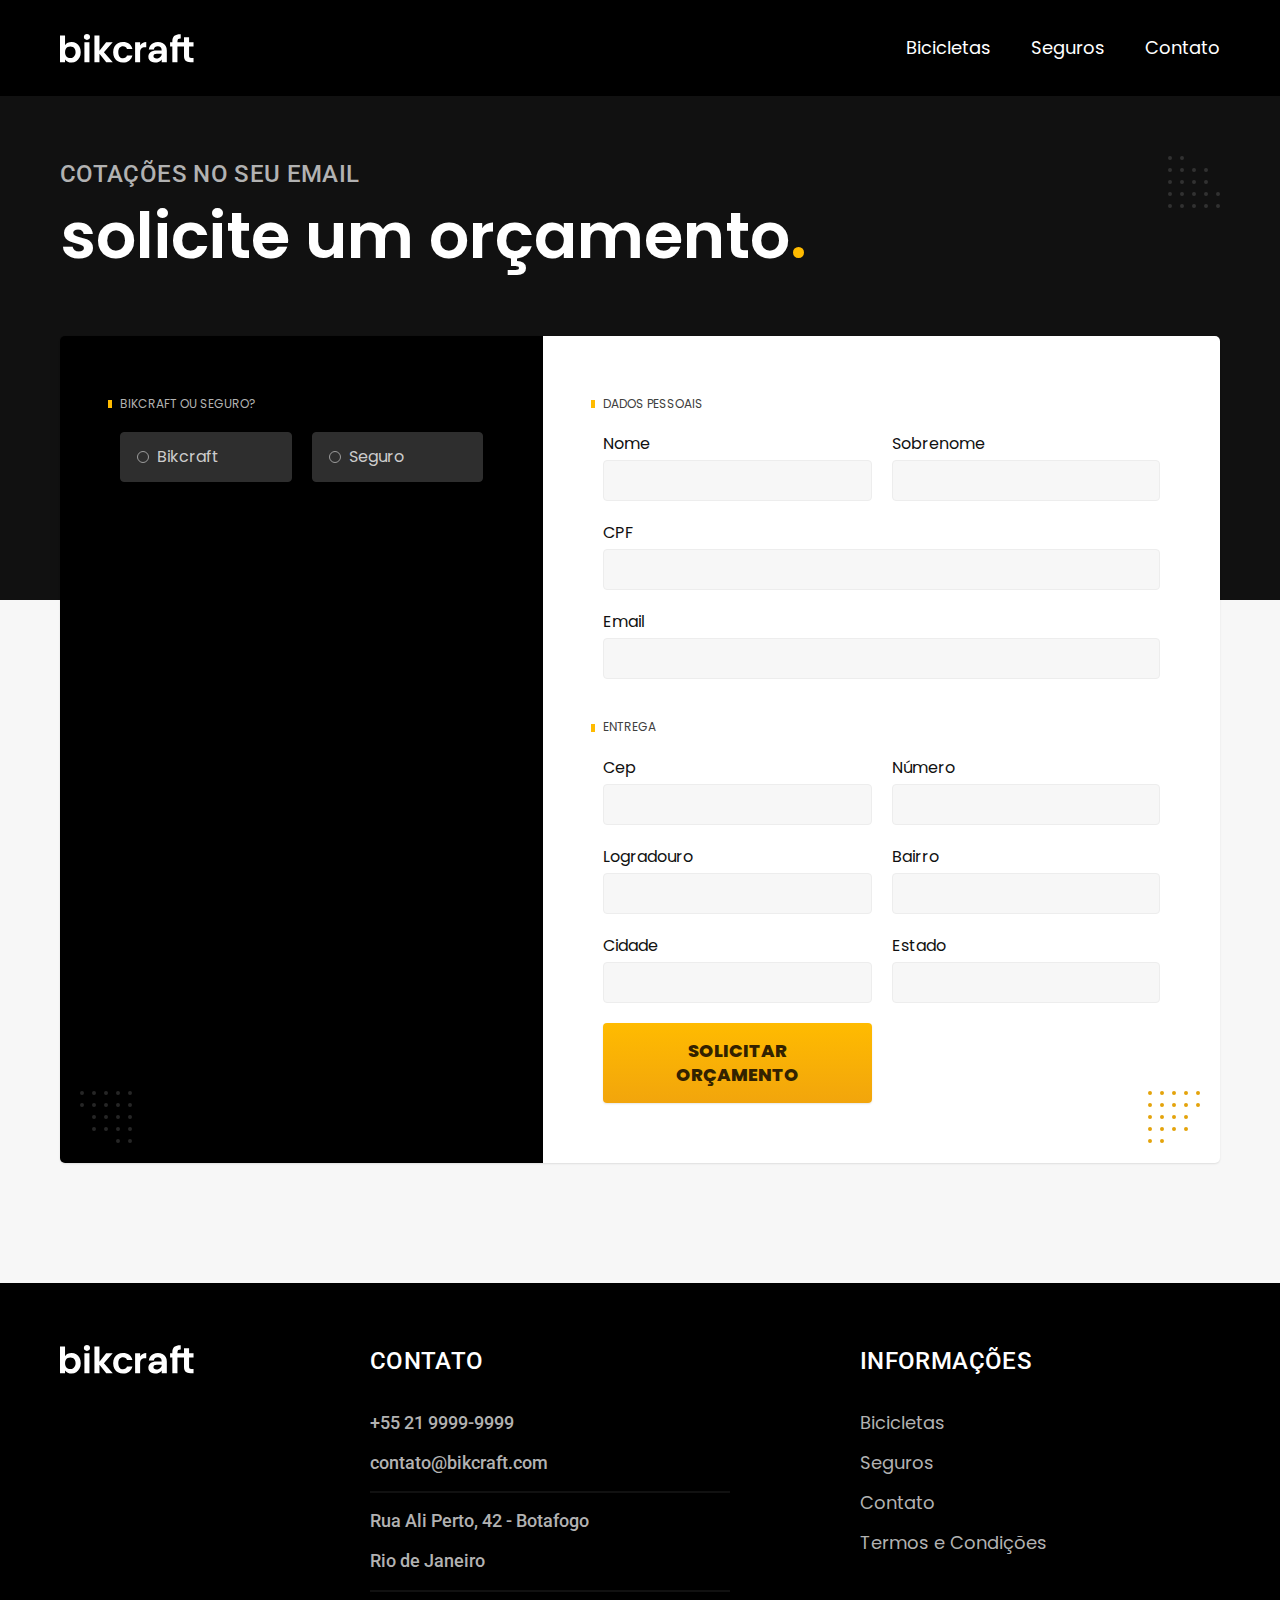
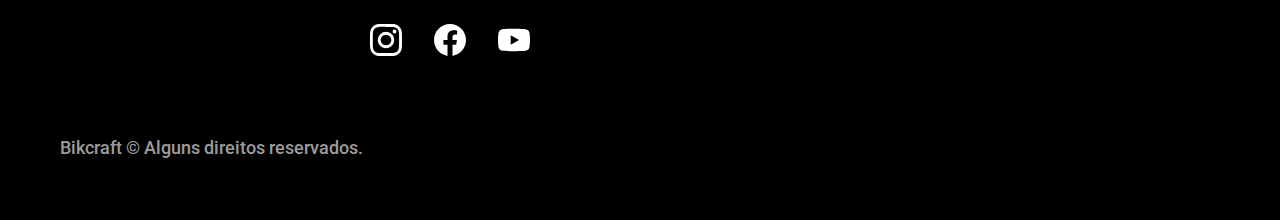
<file: orcamento.html>
<!DOCTYPE html>
<html lang="pt-br">
  <head>
    <meta charset="UTF-8" />
    <meta name="viewport" content="width=device-width, initial-scale=1.0" />
    <title>Orçamento | Bikcraft</title>
    <link rel="icon" href="./favicon.svg" type="image/svg+xml" />
    <link rel="preload" href="css/style.min.css" as="style" />
    <link rel="stylesheet" href="css/style.min.css" />
    <link rel="preconnect" href="https://fonts.googleapis.com" />
    <link rel="preconnect" href="https://fonts.gstatic.com" crossorigin />
    <link
      href="https://fonts.googleapis.com/css2?family=Merriweather:ital,wght@1,900&family=Poppins:wght@400;500&family=Roboto:wght@400;500&display=swap"
      rel="stylesheet"
    />

    <meta
      name="description"
      content="Orçamento."
    />
  <script>
      document.documentElement.classList.add("js");
    </script>
  </head>
  <body id="orcamento">
    <header class="header-bg">
      <div class="header">
        <a href="./"><img src="img/bikcraft.svg" alt="Bikcraft" srcset="" /></a>
        <nav aria-label="primaria">
          <ul class="header-menu font-1-m cor0">
            <li>
              <a href="./bicicletas.html">Bicicletas</a>
            </li>
            <li>
              <a href="./seguros.html">Seguros</a>
            </li>
            <li>
              <a href="./contato.html">Contato</a>
            </li>
          </ul>
        </nav>
      </div>
    </header>

    <main>
      <div class="titulo-bg">
        <div class="titulo container">
          <p class="font-2-l-b cor5">Cotações no seu email</p>
          <h1 class="font-1-xxl cor0">solicite um orçamento<span class="cor-p1">.</span></h1>
        </div>
      </div>

      <form class="orcamento container" action="./">
        <div class="orcamento-produto">
          <h2 class="font-1-xs cor5">Bikcraft ou Seguro?</h2>

          <input type="radio" name="tipo" value="bikcraft" id="bikcraft">
          <label for="bikcraft">Bikcraft</label>

          <input type="radio" name="tipo" value="seguro" id="seguro">
          <label for="seguro">Seguro</label>

          <div class="orcamento-conteudo" id="orcamento-bikcraft">
            <h2 class="font-1-xs cor5">Escolha a sua </h2>


            <input type="radio" name="produto" value="nimbus" id="nimbus">
            <label for="nimbus">Nimbus Stark <span>R$ 4999</span></label>
            <div class="orcamento-detalhes">
              <ul class="font-1-xs cor8">
                <li><img src="./img/icones/eletrica.svg" alt="" srcset="">Motor Elétrico</li>
                <li><img src="./img/icones/carbono.svg" alt="" srcset="">Fibra de Carbono</li>
                <li><img src="./img/icones/velocidade.svg" alt="" srcset="">50 km/h</li>
                <li><img src="./img/icones/rastreador.svg" alt="" srcset="">Rastreador</li>
              </ul>
              <img src="./img/bicicletas/nimbus.jpg" alt="Bicicleta preta">
            </div>

            <input type="radio" name="produto" value="magic" id="magic">
            <label for="magic">Magic Might <span>R$ 2499</span></label>
            <div class="orcamento-detalhes">
              <ul class="font-1-xs cor8">
                <li><img src="./img/icones/eletrica.svg" alt="" srcset="">Motor Elétrico</li>
                <li><img src="./img/icones/carbono.svg" alt="" srcset="">Fibra de Carbono</li>
                <li><img src="./img/icones/velocidade.svg" alt="" srcset="">45 km/h</li>
                <li><img src="./img/icones/rastreador.svg" alt="" srcset="">Rastreador</li>
              </ul>
              <img src="./img/bicicletas/magic.jpg" alt="Bicicleta preta">
            </div>

            <input type="radio" name="produto" value="nebula" id="nebula">
            <label for="nebula">Nebula Cosmic <span>R$ 3999</span></label>
            <div class="orcamento-detalhes">
              <ul class="font-1-xs cor8">
                <li><img src="./img/icones/eletrica.svg" alt="" srcset="">Motor Elétrico</li>
                <li><img src="./img/icones/carbono.svg" alt="" srcset="">Fibra de Carbono</li>
                <li><img src="./img/icones/velocidade.svg" alt="" srcset="">40 km/h</li>
                <li><img src="./img/icones/rastreador.svg" alt="" srcset="">Rastreador</li>
              </ul>
              <img src="./img/bicicletas/nebula.jpg" alt="Bicicleta branca">
            </div>

          </div>

          <div class="orcamento-conteudo" id="orcamento-seguro">
            <h2 class="font-1-xs cor5">Escolha o plano</h2>

            <input type="radio" name="produto" value="prata" id="prata">
            <label for="prata">Prata<span> R$ 199</span></label>

            <input type="radio" name="produto" value="ouro" id="ouro">
            <label for="ouro">Ouro<span> R$ 299</span></label>
            
          </div>

          
        </div>
        <div class="orcamento-dados form">
          <h2 class="font-1-xs cor9 col-2">Dados pessoais</h2>
          <div>
            <label for="nome">Nome</label>
            <input type="text" id="nome" name="nome" >
          </div>
          <div>
            <label for="sobrenome">Sobrenome</label>
            <input type="text" id="sobrenome" name="sobrenome" >
          </div>
          <div class="col-2">
            <label for="cpf">CPF</label>
            <input type="text" id="cpf" name="cpf" >
          </div>
          <div class="col-2">
            <label for="email">Email</label>
            <input type="email" id="email" name="email" >
          </div>
          <h2 class="font-1-xs cor9 col-2">entrega</h2>
          <div>
            <label for="cep">Cep</label>
            <input type="text" id="cep" name="cep" >
          </div>
          <div>
            <label for="numero">Número</label>
            <input type="text" id="numero" name="numero" >
          </div>
          <div>
            <label for="logradouro">Logradouro</label>
            <input type="text" id="logradouro" name="logradouro" >
          </div>
          <div>
            <label for="bairro">Bairro</label>
            <input type="text" id="bairro" name="bairro" >
          </div>
          <div>
            <label for="cidade">Cidade</label>
            <input type="text" id="cidade" name="cidade" >
          </div>
          <div>
            <label for="estado">Estado</label>
            <input type="text" id="estado" name="estado" >
          </div>
          <button class="botao">Solicitar orçamento</button>
        </div>

       
      </form>


    </main>


    <footer class="footer-bg">
      <div class="footer container">
        <img src="./img/bikcraft.svg" alt="Bikcraft" />
        <div class="footer-contato">
          <h3 class="font-2-l-b cor0">Contato</h3>
          <ul class="font-2-m cor5">
            <li><a href="tel:+55219999-9999">+55 21 9999-9999</a></li>
            <li>
              <a href="mailto:contato@bikcraft.com">contato@bikcraft.com</a>
            </li>
            <li>Rua Ali Perto, 42 - Botafogo</li>
            <li>Rio de Janeiro</li>
          </ul>
          <div class="footer-redes">
            <a href="./">
              <img src="./img/redes/instagram.svg" alt="Instragram" />
            </a>
            <a href="./">
              <img src="./img/redes/facebook.svg" alt="Facebook" />
            </a>
            <a href="./">
              <img src="./img/redes/youtube.svg" alt="Youtube" />
            </a>
          </div>
        </div>
        <div class="footer-informacoes">
          <h3 class="font-2-l-b cor0">Informações</h3>
          <nav>
            <ul class="font-1-m cor5">
              <li>
                <a href="./bicicletas.html">Bicicletas</a>
              </li>
              <li>
                <a href="./seguros.html">Seguros</a>
              </li>
              <li>
                <a href="./contato.html">Contato</a>
              </li>
              <li>
                <a href="./termos.html">Termos e Condições</a>
              </li>
            </ul>
          </nav>
        </div>
        <p class="footer-copy font-2-m cor6">
          Bikcraft © Alguns direitos reservados.
        </p>
      </div>
    </footer>
   <script src="./js/script.js"></script>
  </body>
</html>

</html>
</file>
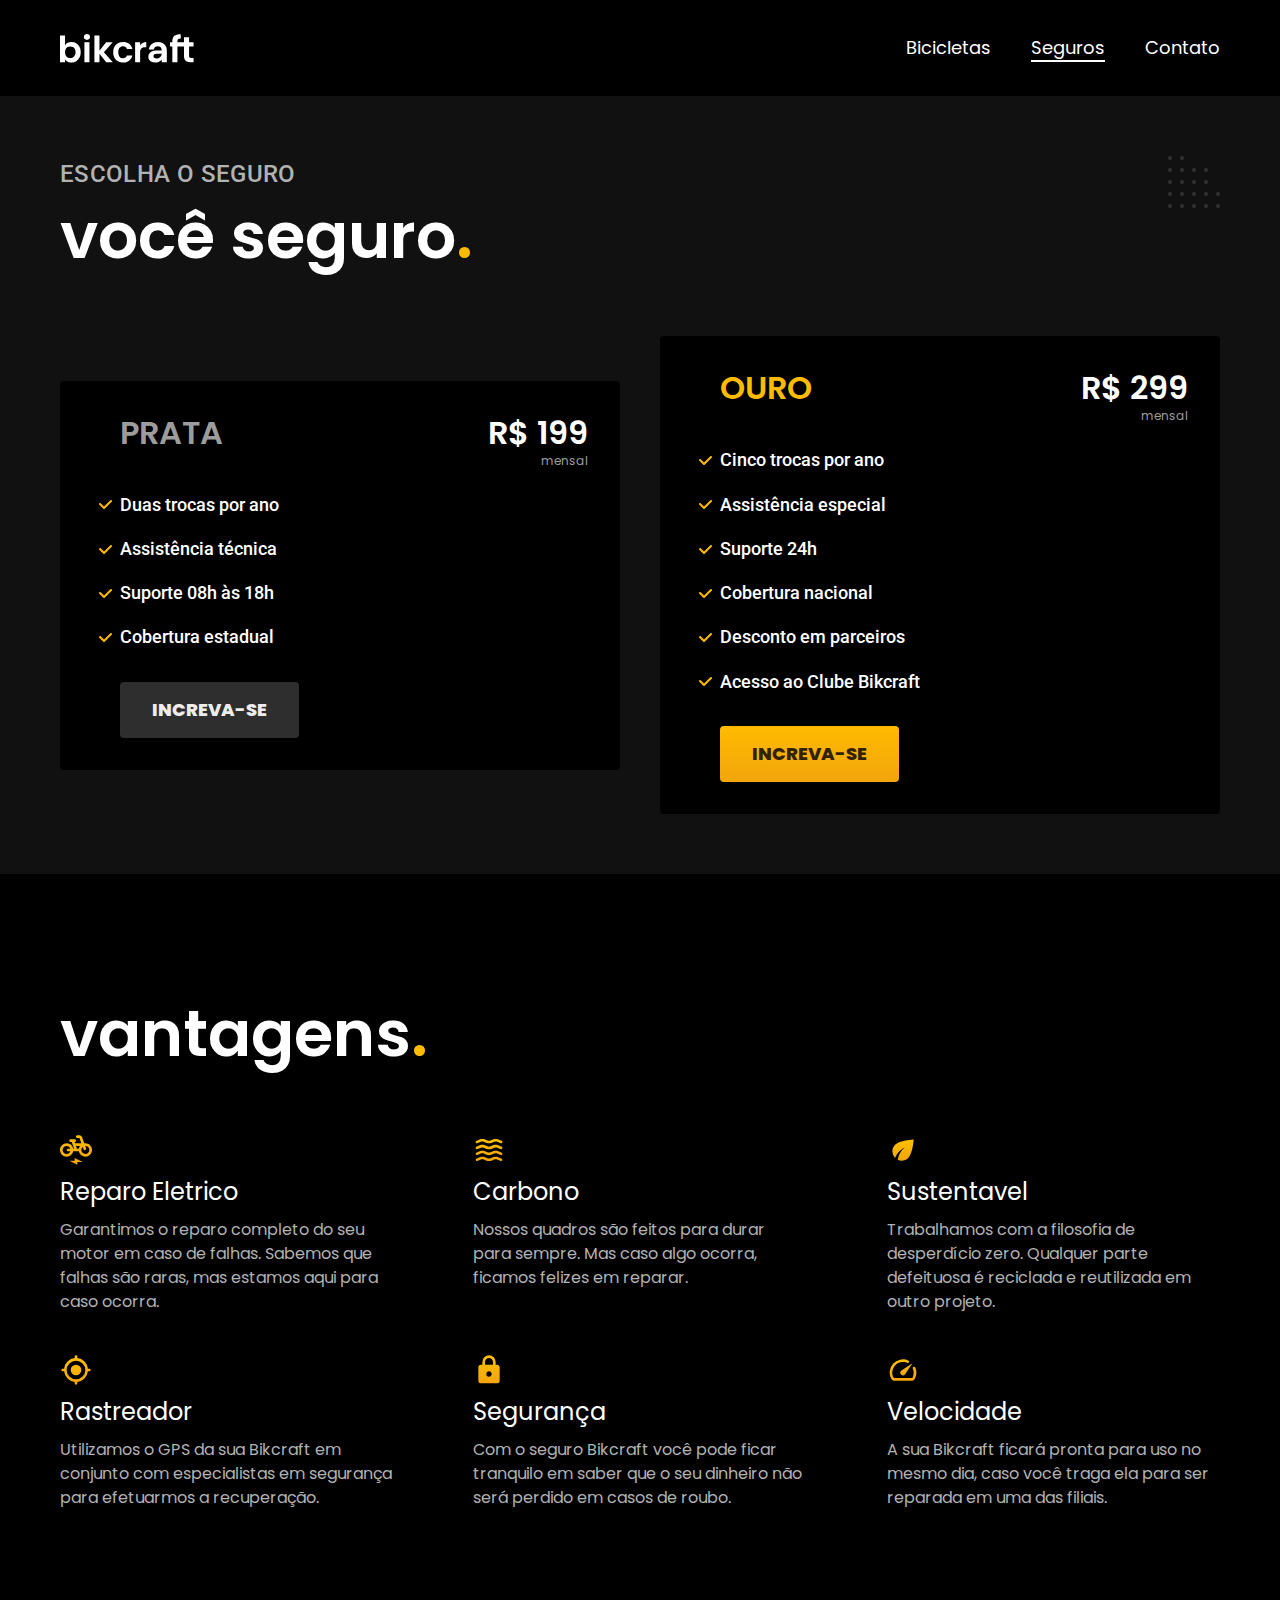
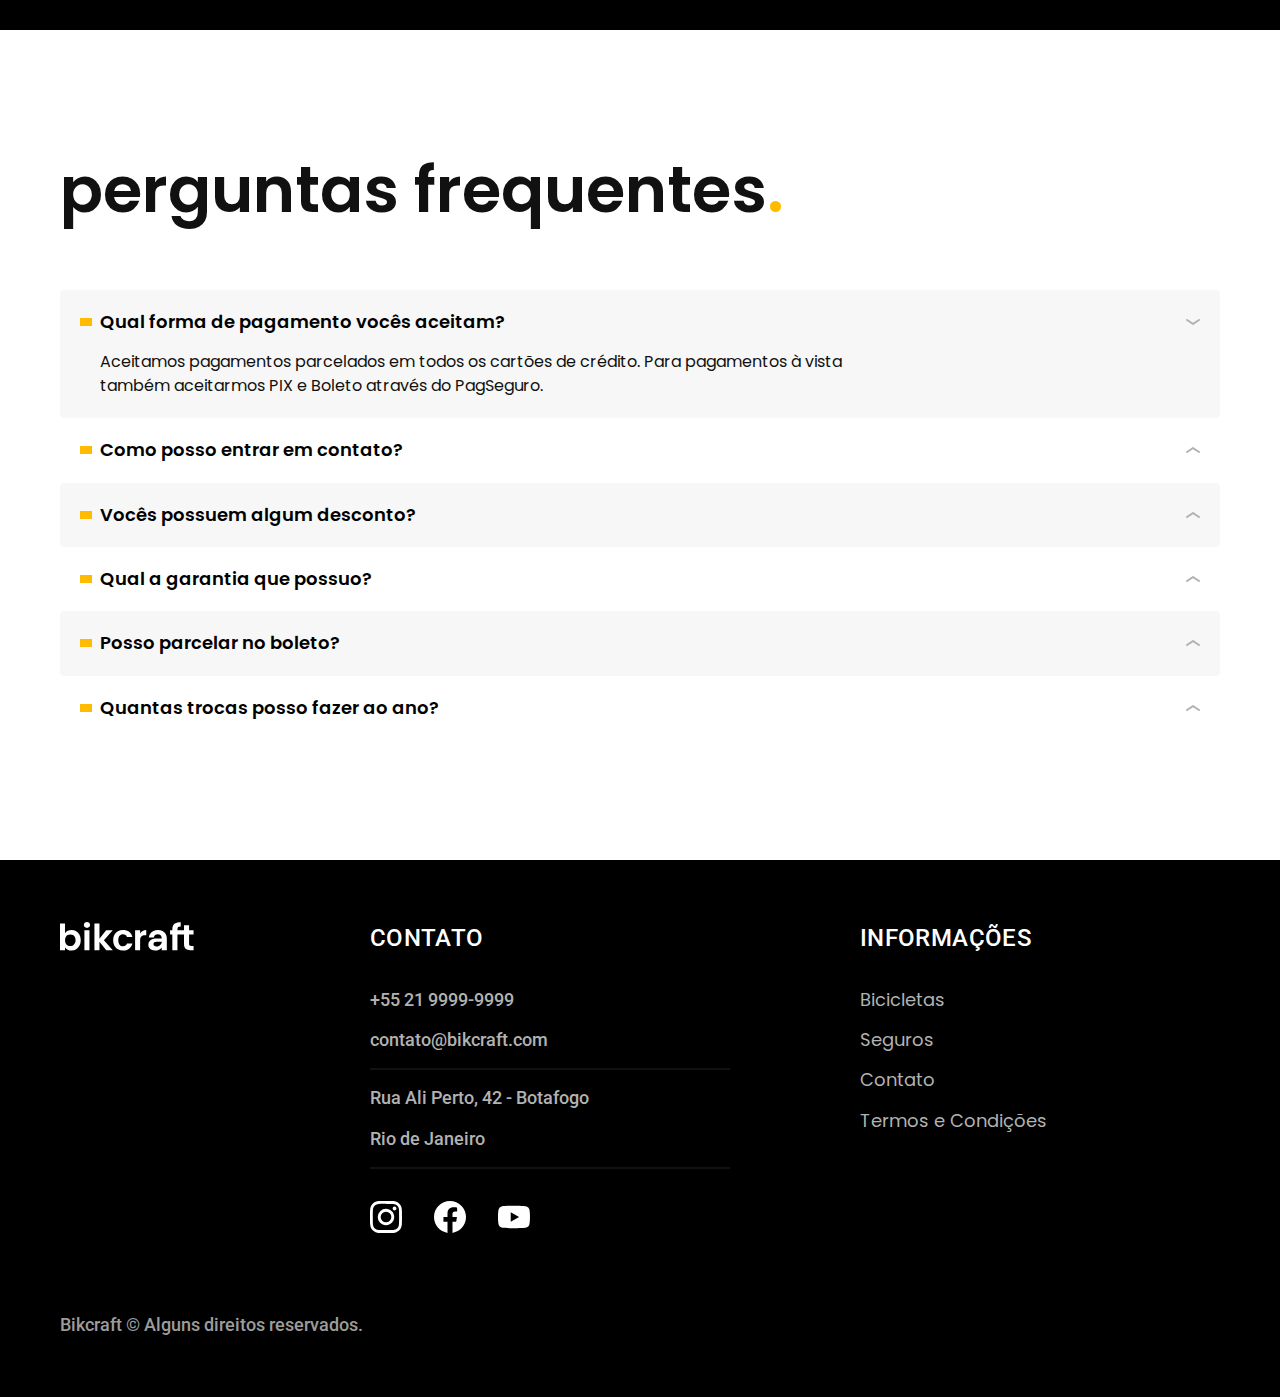
<file: seguros.html>
<!DOCTYPE html>
<html lang="pt-br">
  <head>
    <meta charset="UTF-8" />
    <meta name="viewport" content="width=device-width, initial-scale=1.0" />
    <title>Seguros | Bikcraft</title>
    <link rel="icon" href="./favicon.svg" type="image/svg+xml" />
    <link rel="preload" href="css/style.min.css" as="style" />
    <link rel="stylesheet" href="css/style.min.css" />
    <link rel="preconnect" href="https://fonts.googleapis.com" />
    <link rel="preconnect" href="https://fonts.gstatic.com" crossorigin />
    <link
      href="https://fonts.googleapis.com/css2?family=Merriweather:ital,wght@1,900&family=Poppins:wght@400;500&family=Roboto:wght@400;500&display=swap"
      rel="stylesheet"
    />

    <meta
      name="description"
      content="Termos e condições."
    />
  <script>
      document.documentElement.classList.add("js");
    </script>
  </head>
  <body id="seguros">
    <header class="header-bg">
      <div class="header">
        <a href="./"><img src="img/bikcraft.svg" alt="Bikcraft" srcset="" /></a>
        <nav aria-label="primaria">
          <ul class="header-menu font-1-m cor0">
            <li>
              <a href="./bicicletas.html">Bicicletas</a>
            </li>
            <li>
              <a href="./seguros.html">Seguros</a>
            </li>
            <li>
              <a href="./contato.html">Contato</a>
            </li>
          </ul>
        </nav>
      </div>
    </header>

    <main class="seguros-bg">
      <div class="titulo-bg">
        <div class="titulo container">
          <p class="font-2-l-b cor5">Escolha o seguro</p>
          <h1 class="font-1-xxl cor0">você seguro<span class="cor-p1">.</span></h1>
        </div>
      </div>


        <div class="seguros container">
          <div class="seguros-item fadeInLeft" data-anime="200">
            <h3 class="font-1-xl cor6">PRATA</h3>
            <span class="font-1-xl cor0"
              >R$ 199 <span class="font-1-xs cor6">mensal</span></span
            >
            <ul class="font-2-m cor0">
              <li>Duas trocas por ano</li>
              <li>Assistência técnica</li>
              <li>Suporte 08h às 18h</li>
              <li>Cobertura estadual</li>
            </ul>
            <a class="botao secundario" href="./orcamento.html?tipo=seguro&produto=prata">Increva-se</a>
          </div>


          <div class="seguros-item fadeInRight" data-anime="400">
            <h3 class="font-1-xl cor-p1">OURO</h3>
            <span class="font-1-xl cor0"
              >R$ 299 <span class="font-1-xs cor6">mensal</span></span
            >
            <ul class="font-2-m cor0">
              <li>Cinco trocas por ano</li>
              <li>Assistência especial</li>
              <li>Suporte 24h</li>
              <li>Cobertura nacional</li>
              <li>Desconto em parceiros</li>
              <li>Acesso ao Clube Bikcraft</li>
            </ul>
            <a class="botao" href="./orcamento.html?tipo=seguro&produto=ouro">Increva-se</a>
          </div>
        </div>


    </main>


    <article class="vantagens-bg">
      <div class="vantagens container">
        <h2 class="font-1-xxl cor0">vantagens<span class="cor-p1">.</span></h2>
        <ul>
          <li>
            <img src="./img/icones/eletrica.svg" alt="" srcset="">
            <h3 class="font-1-l cor0">Reparo Eletrico</h3>
            <p class="font-1-s cor5">Garantimos o reparo completo do seu motor em caso de falhas. Sabemos que falhas são raras, mas estamos aqui para caso ocorra.</p>
          </li>
          <li>
            <img src="./img/icones/carbono.svg" alt="" srcset="">
            <h3 class="font-1-l cor0">Carbono</h3>
            <p class="font-1-s cor5">Nossos quadros são feitos para durar para sempre. Mas caso algo ocorra, ficamos felizes em reparar.</p>
          </li>
          <li>
            <img src="./img/icones/sustentavel.svg" alt="" srcset="">
            <h3 class="font-1-l cor0">Sustentavel</h3>
            <p class="font-1-s cor5">Trabalhamos com a filosofia de desperdício zero. Qualquer parte defeituosa é reciclada e reutilizada em outro projeto.</p>
          </li>
          <li>
            <img src="./img/icones/rastreador.svg" alt="" srcset="">
            <h3 class="font-1-l cor0">Rastreador</h3>
            <p class="font-1-s cor5">Utilizamos o GPS da sua Bikcraft em conjunto com especialistas em segurança para efetuarmos a recuperação.</p>
          </li>
          <li>
            <img src="./img/icones/seguro.svg" alt="" srcset="">
            <h3 class="font-1-l cor0">Segurança</h3>
            <p class="font-1-s cor5">Com o seguro Bikcraft você pode ficar tranquilo em saber que o seu dinheiro não será perdido em casos de roubo.</p>
          </li>
          <li>
            <img src="./img/icones/velocidade.svg" alt="" srcset="">
            <h3 class="font-1-l cor0">Velocidade</h3>
            <p class="font-1-s cor5">A sua Bikcraft ficará pronta para uso no mesmo dia, caso você traga ela para ser reparada em uma das filiais.</p>
          </li>
        </ul>
      </div>
    </article>

    <article class="perguntas container">
      <h2 class="font-1-xxl">perguntas frequentes<span class="cor-p1">.</span></h2>

      <dl>
        <div>
          <dt><button class="font-1-m-b" aria-controls="pergunta1" aria-expanded="true">Qual forma de pagamento vocês aceitam?</button></dt>
          <dd id="pergunta1" class="font-1-s cor-9 ativa">Aceitamos pagamentos parcelados em todos os cartões de crédito. Para pagamentos à vista também aceitarmos PIX e Boleto através do PagSeguro.</dd>
        </div>
        <div>
          <dt class="font-1-m-b"><button class="font-1-m-b" aria-controls="pergunta2" aria-expanded="false">Como posso entrar em contato?</button></dt>
          <dd id="pergunta2" class="font-1-s cor-9">Aceitamos pagamentos parcelados em todos os cartões de crédito. Para pagamentos à vista também aceitarmos PIX e Boleto através do PagSeguro.</dd>
        </div>
        <div>
          <dt class="font-1-m-b"><button class="font-1-m-b" aria-controls="pergunta3" aria-expanded="false">Vocês possuem algum desconto?</button></dt>
          <dd id="pergunta3" class="font-1-s cor-9">Aceitamos pagamentos parcelados em todos os cartões de crédito. Para pagamentos à vista também aceitarmos PIX e Boleto através do PagSeguro.</dd>
        </div>
        <div>
          <dt class="font-1-m-b"><button class="font-1-m-b" aria-controls="pergunta4" aria-expanded="false">Qual a garantia que possuo?</button></dt>
          <dd id="pergunta4" class="font-1-s cor-9">Aceitamos pagamentos parcelados em todos os cartões de crédito. Para pagamentos à vista também aceitarmos PIX e Boleto através do PagSeguro.</dd>
        </div>
        <div>
          <dt class="font-1-m-b"><button class="font-1-m-b" aria-controls="pergunta5" aria-expanded="false">Posso parcelar no boleto?</button></dt>
          <dd id="pergunta5" class="font-1-s cor-9">Aceitamos pagamentos parcelados em todos os cartões de crédito. Para pagamentos à vista também aceitarmos PIX e Boleto através do PagSeguro.</dd>
        </div>
        <div>
          <dt class="font-1-m-b"><button class="font-1-m-b" aria-controls="pergunta6" aria-expanded="false">Quantas trocas posso fazer ao ano?</button></dt>
          <dd id="pergunta6" class="font-1-s cor-9">Aceitamos pagamentos parcelados em todos os cartões de crédito. Para pagamentos à vista também aceitarmos PIX e Boleto através do PagSeguro.</dd>
        </div>
      </dl>

    </article>


    <footer class="footer-bg">
      <div class="footer container">
        <img src="./img/bikcraft.svg" alt="Bikcraft" />
        <div class="footer-contato">
          <h3 class="font-2-l-b cor0">Contato</h3>
          <ul class="font-2-m cor5">
            <li><a href="tel:+55219999-9999">+55 21 9999-9999</a></li>
            <li>
              <a href="mailto:contato@bikcraft.com">contato@bikcraft.com</a>
            </li>
            <li>Rua Ali Perto, 42 - Botafogo</li>
            <li>Rio de Janeiro</li>
          </ul>
          <div class="footer-redes">
            <a href="./">
              <img src="./img/redes/instagram.svg" alt="Instragram" />
            </a>
            <a href="./">
              <img src="./img/redes/facebook.svg" alt="Facebook" />
            </a>
            <a href="./">
              <img src="./img/redes/youtube.svg" alt="Youtube" />
            </a>
          </div>
        </div>
        <div class="footer-informacoes">
          <h3 class="font-2-l-b cor0">Informações</h3>
          <nav>
            <ul class="font-1-m cor5">
              <li>
                <a href="./bicicletas.html">Bicicletas</a>
              </li>
              <li>
                <a href="./seguros.html">Seguros</a>
              </li>
              <li>
                <a href="./contato.html">Contato</a>
              </li>
              <li>
                <a href="./termos.html">Termos e Condições</a>
              </li>
            </ul>
          </nav>
        </div>
        <p class="footer-copy font-2-m cor6">
          Bikcraft © Alguns direitos reservados.
        </p>
      </div>
    </footer>
    <script src="./js/plugins/simple-anime.js"></script>
   <script src="./js/script.js"></script>
  </body>
</html>

</html>
</file>
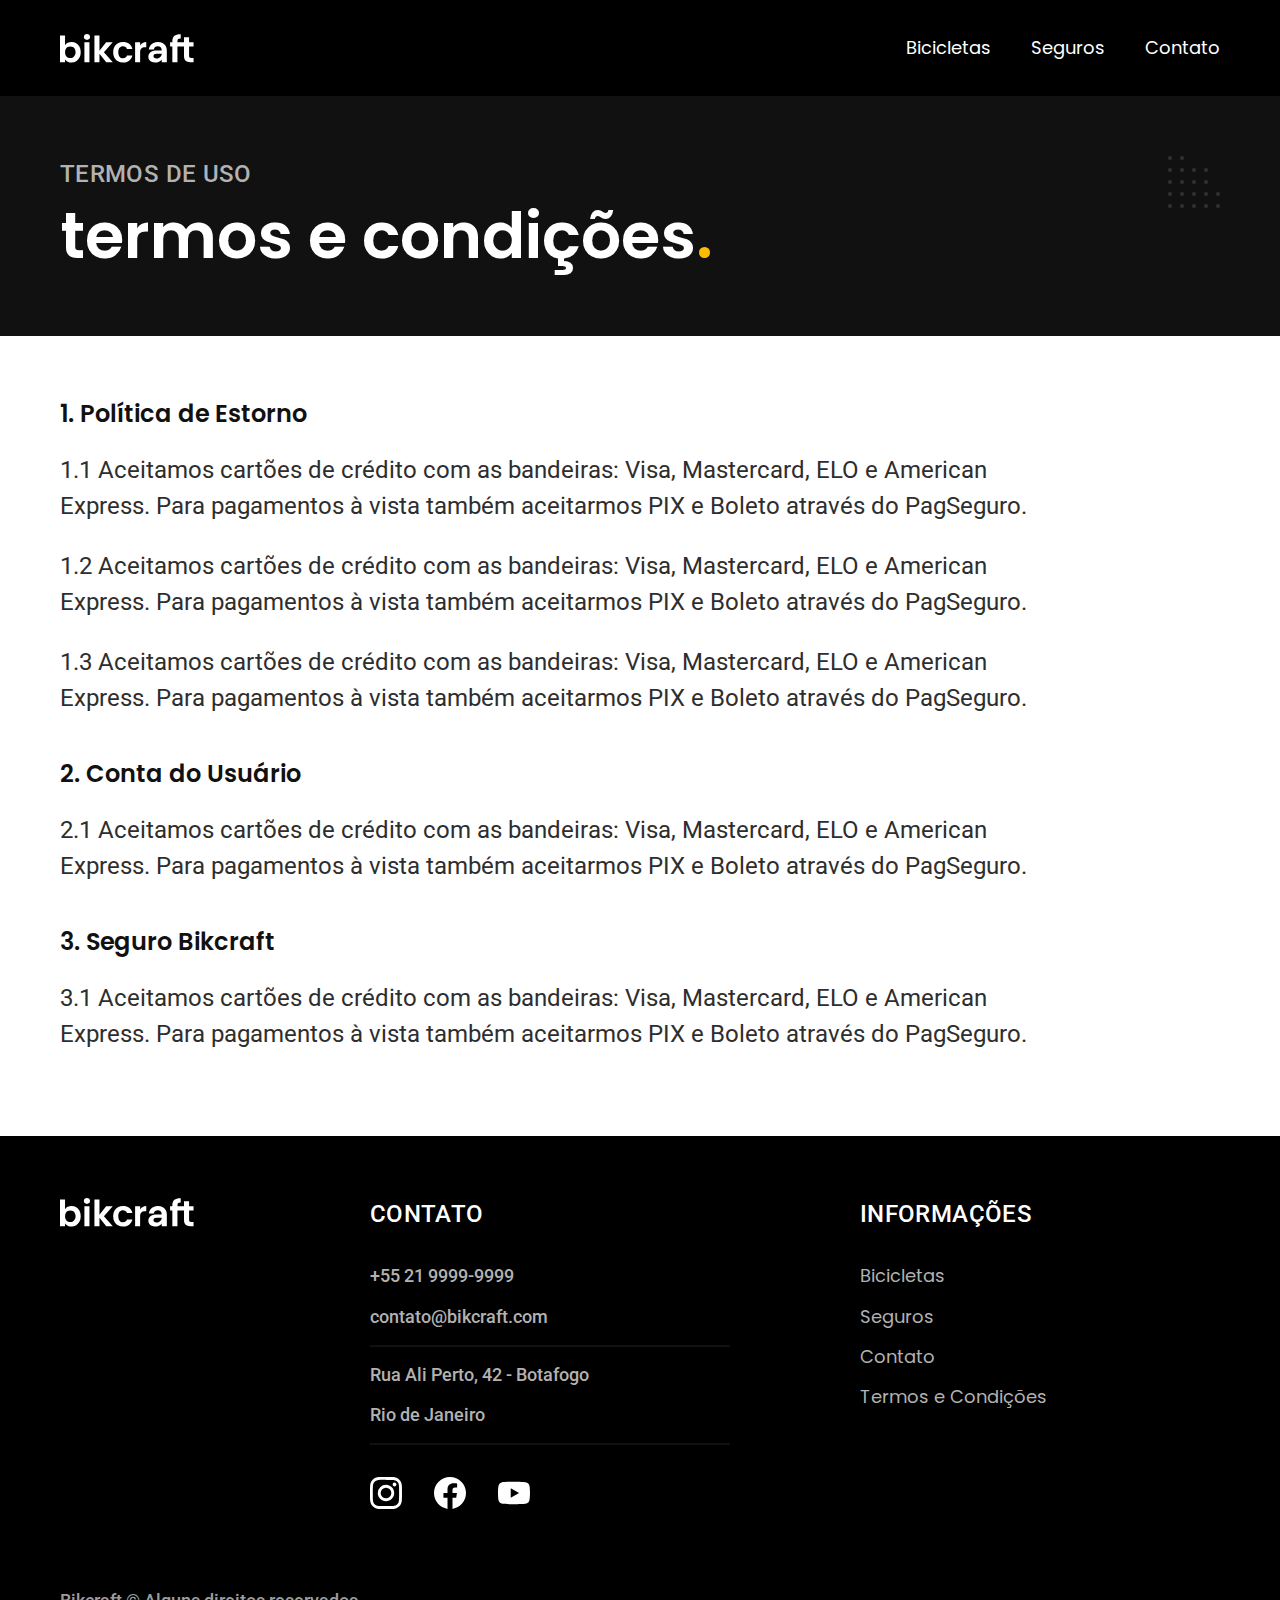
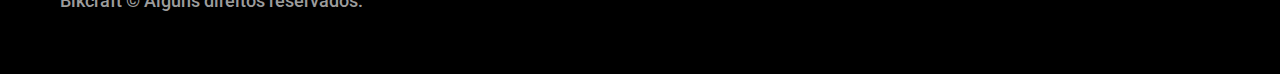
<file: termos.html>
<!DOCTYPE html>
<html lang="pt-br">
  <head>
    <meta charset="UTF-8" />
    <meta name="viewport" content="width=device-width, initial-scale=1.0" />
    <title>Termos e condições | Bikcraft</title>
    <link rel="icon" href="./favicon.svg" type="image/svg+xml" />
    <link rel="preload" href="css/style.min.css" as="style" />
    <link rel="stylesheet" href="css/style.min.css" />
    <link rel="preconnect" href="https://fonts.googleapis.com" />
    <link rel="preconnect" href="https://fonts.gstatic.com" crossorigin />
    <link
      href="https://fonts.googleapis.com/css2?family=Merriweather:ital,wght@1,900&family=Poppins:wght@400;500&family=Roboto:wght@400;500&display=swap"
      rel="stylesheet"
    />

    <meta
      name="description"
      content="Termos e condições."
    />
  <script>
      document.documentElement.classList.add("js");
    </script>
  </head>
  <body id="termos">
    <header class="header-bg">
      <div class="header">
        <a href="./"><img src="img/bikcraft.svg" alt="Bikcraft" srcset="" /></a>
        <nav aria-label="primaria">
          <ul class="header-menu font-1-m cor0">
            <li>
              <a href="./bicicletas.html">Bicicletas</a>
            </li>
            <li>
              <a href="./seguros.html">Seguros</a>
            </li>
            <li>
              <a href="./contato.html">Contato</a>
            </li>
          </ul>
        </nav>
      </div>
    </header>

    <main>
      <div class="titulo-bg">
        <div class="titulo container">
          <p class="font-2-l-b cor5">Termos de uso</p>
          <h1 class="font-1-xxl cor0">termos e condições<span class="cor-p1">.</span></h1>
        </div>
      </div>

      <div class="termos font-2-s cor10 container">
        <h2 class="font-1-l cor11">1. Política de Estorno</h2>
        <p>1.1 Aceitamos cartões de crédito com as bandeiras: Visa, Mastercard, ELO e American Express. Para pagamentos à vista também aceitarmos PIX e Boleto através do PagSeguro.</p>
        <p>1.2 Aceitamos cartões de crédito com as bandeiras: Visa, Mastercard, ELO e American Express. Para pagamentos à vista também aceitarmos PIX e Boleto através do PagSeguro.</p>
        <p>1.3 Aceitamos cartões de crédito com as bandeiras: Visa, Mastercard, ELO e American Express. Para pagamentos à vista também aceitarmos PIX e Boleto através do PagSeguro.</p>
        <h2 class="font-1-l cor11">2. Conta do Usuário</h2>
        <p>2.1 Aceitamos cartões de crédito com as bandeiras: Visa, Mastercard, ELO e American Express. Para pagamentos à vista também aceitarmos PIX e Boleto através do PagSeguro.</p>
        <h2 class="font-1-l cor11">3. Seguro Bikcraft</h2>
        <p>3.1 Aceitamos cartões de crédito com as bandeiras: Visa, Mastercard, ELO e American Express. Para pagamentos à vista também aceitarmos PIX e Boleto através do PagSeguro.</p>
      </div>


    </main>


    <footer class="footer-bg">
      <div class="footer container">
        <img src="./img/bikcraft.svg" alt="Bikcraft" />
        <div class="footer-contato">
          <h3 class="font-2-l-b cor0">Contato</h3>
          <ul class="font-2-m cor5">
            <li><a href="tel:+55219999-9999">+55 21 9999-9999</a></li>
            <li>
              <a href="mailto:contato@bikcraft.com">contato@bikcraft.com</a>
            </li>
            <li>Rua Ali Perto, 42 - Botafogo</li>
            <li>Rio de Janeiro</li>
          </ul>
          <div class="footer-redes">
            <a href="./">
              <img src="./img/redes/instagram.svg" alt="Instragram" />
            </a>
            <a href="./">
              <img src="./img/redes/facebook.svg" alt="Facebook" />
            </a>
            <a href="./">
              <img src="./img/redes/youtube.svg" alt="Youtube" />
            </a>
          </div>
        </div>
        <div class="footer-informacoes">
          <h3 class="font-2-l-b cor0">Informações</h3>
          <nav>
            <ul class="font-1-m cor5">
              <li>
                <a href="./bicicletas.html">Bicicletas</a>
              </li>
              <li>
                <a href="./seguros.html">Seguros</a>
              </li>
              <li>
                <a href="./contato.html">Contato</a>
              </li>
              <li>
                <a href="./termos.html">Termos e Condições</a>
              </li>
            </ul>
          </nav>
        </div>
        <p class="footer-copy font-2-m cor6">
          Bikcraft © Alguns direitos reservados.
        </p>
      </div>
    </footer>
   <script src="./js/script.js"></script>
  </body>
</html>

</html>
</file>
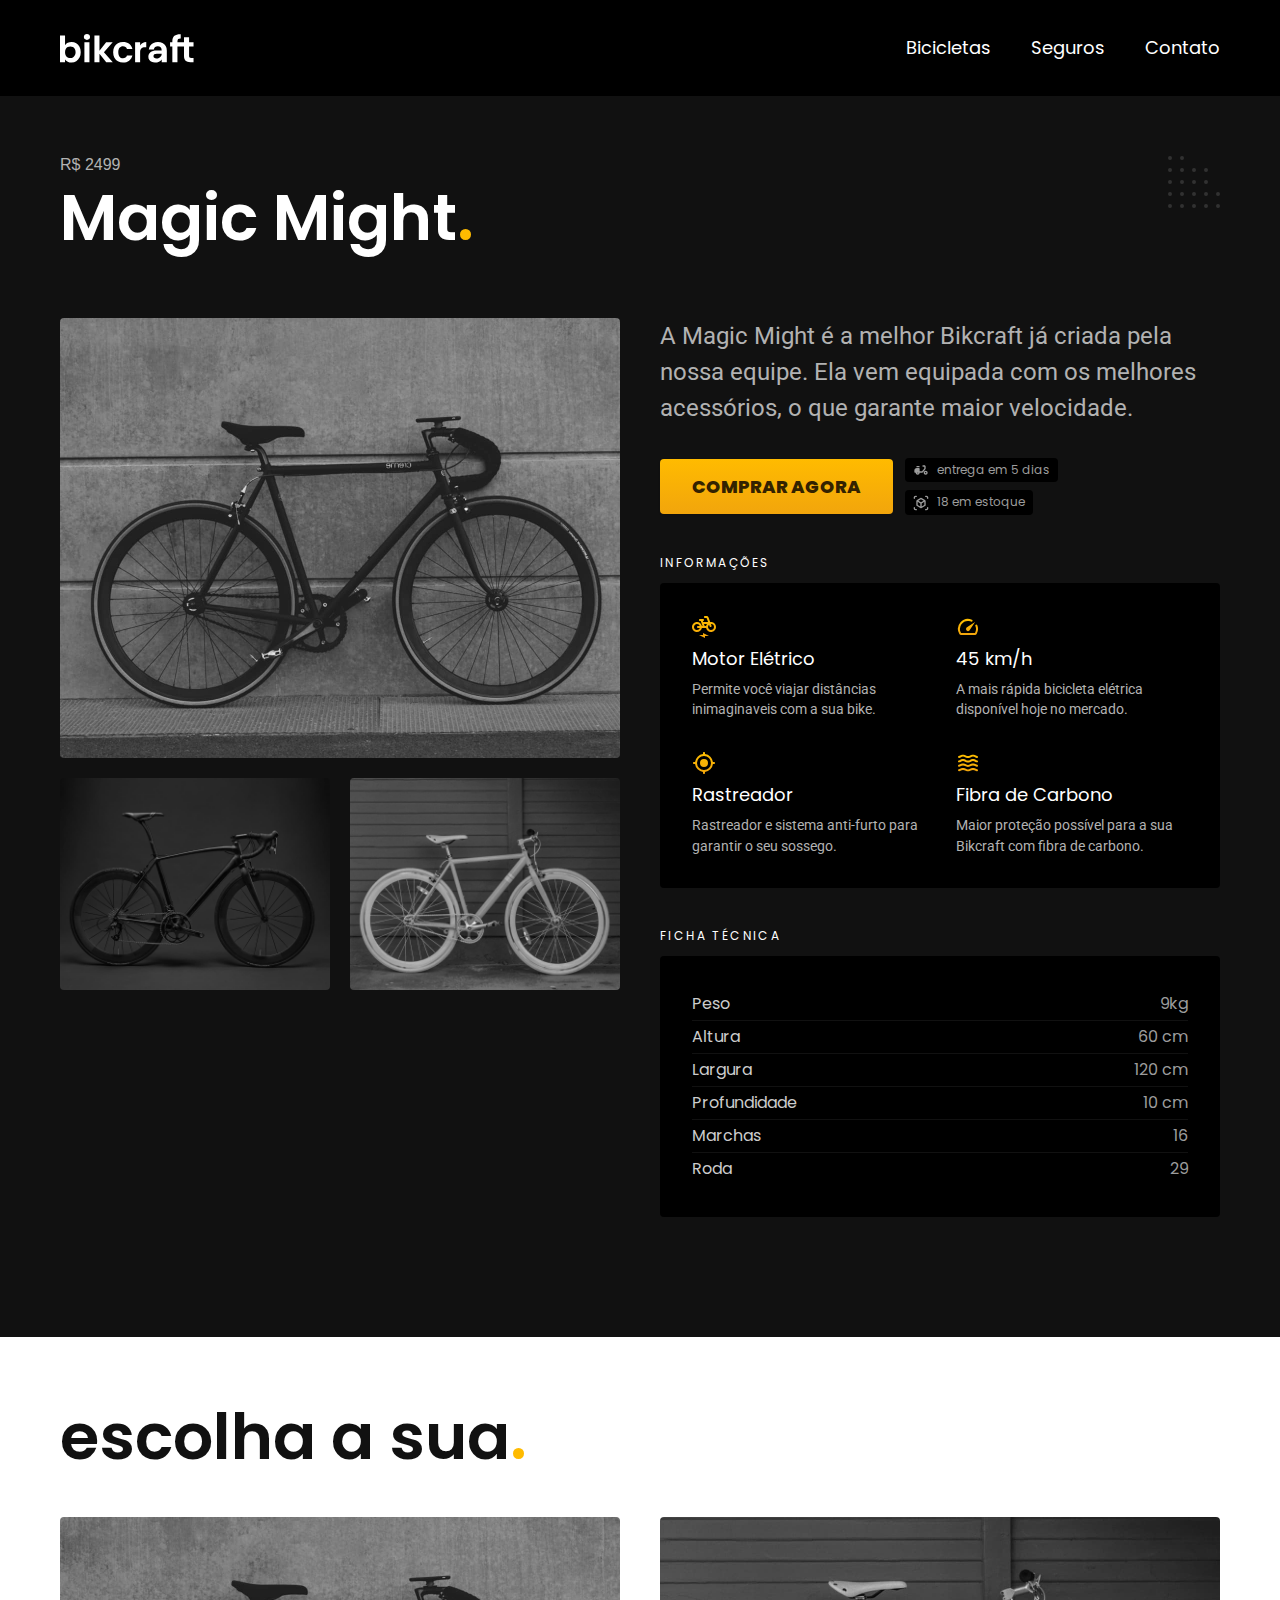
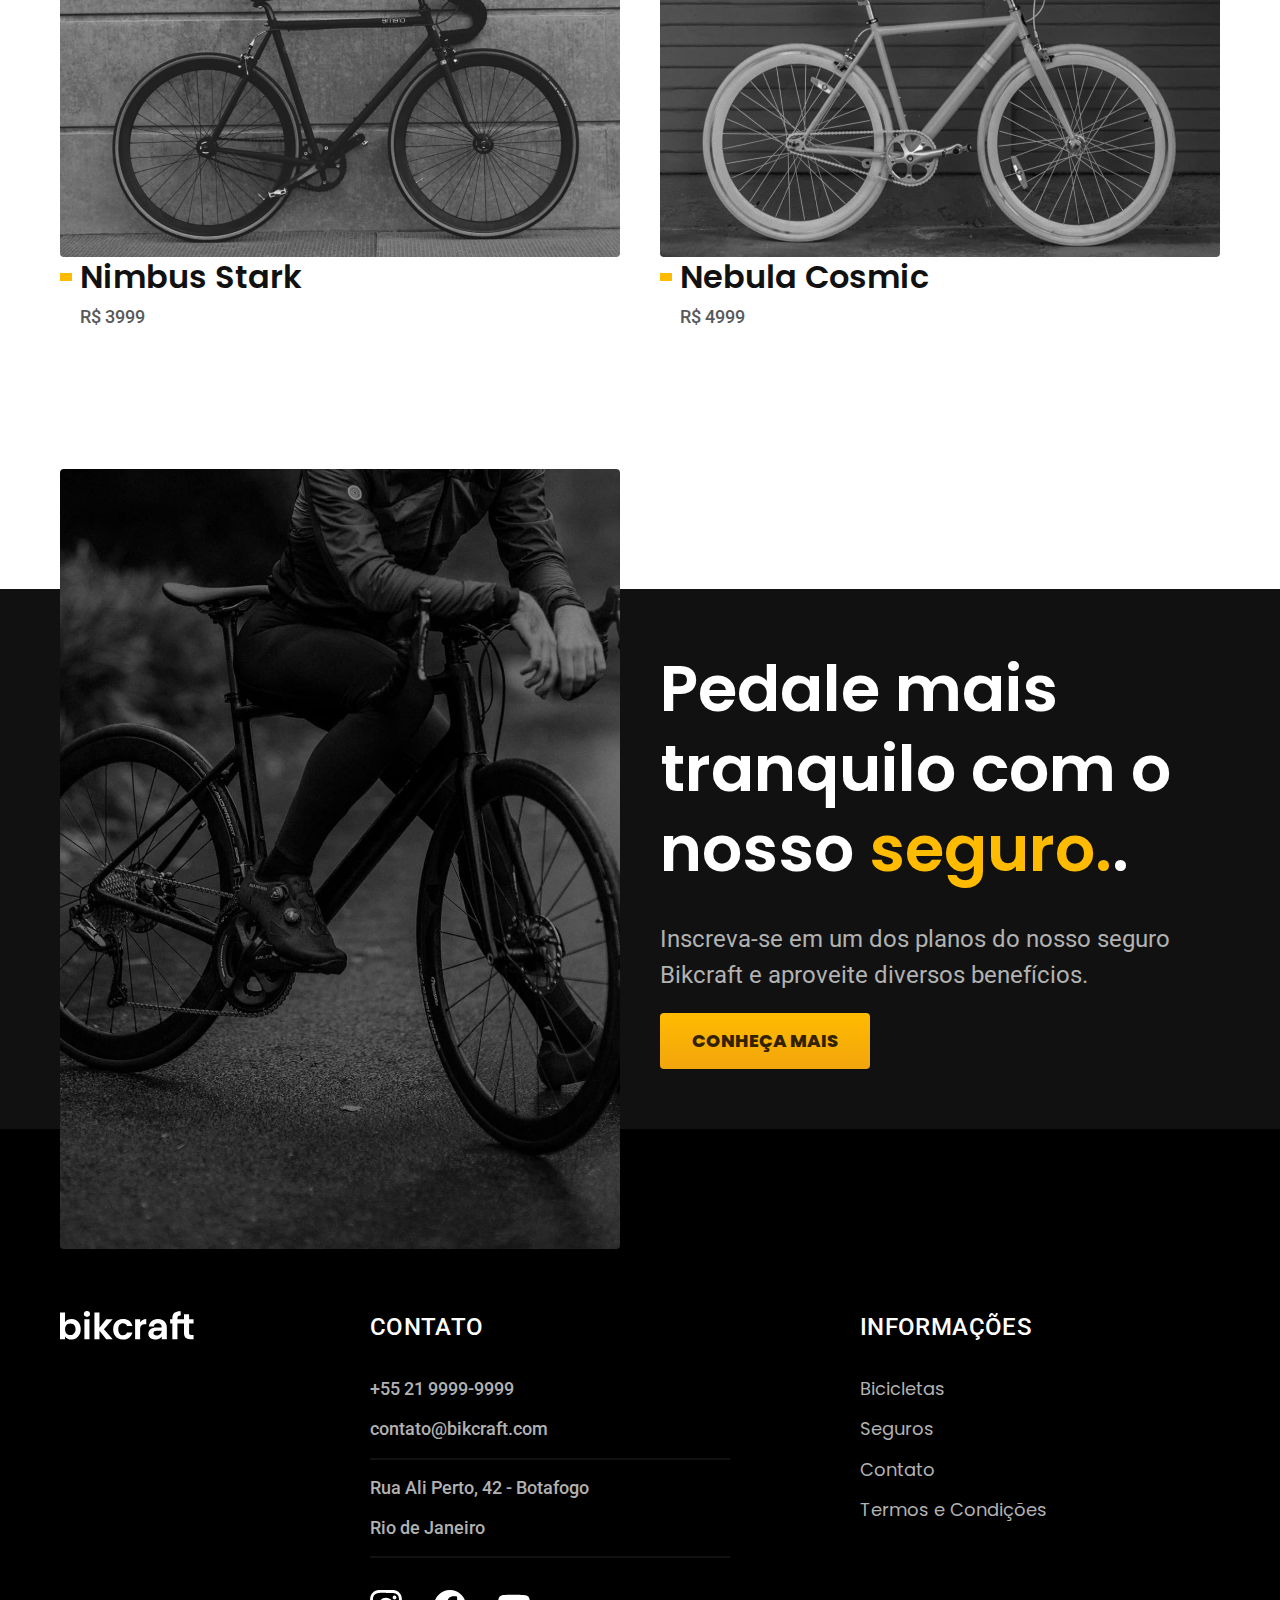
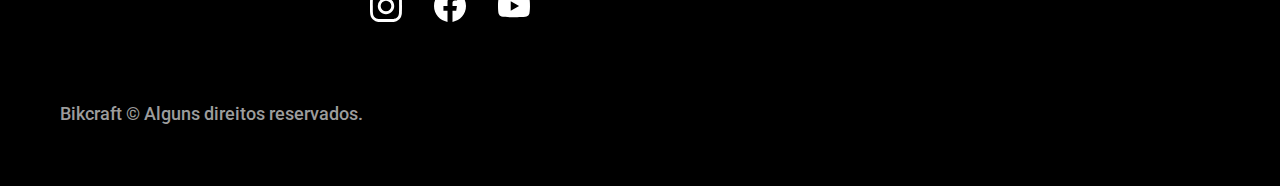
<file: bicicletas/magic.html>
<!DOCTYPE html>
<html lang="pt-br">
  <head>
    <meta charset="UTF-8" />
    <meta name="viewport" content="width=device-width, initial-scale=1.0" />
    <title>Termos e condições | Bikcraft</title>
    <link rel="icon" href="../favicon.svg" type="image/svg+xml" />
    <link rel="stylesheet" href="../css/style.min.css" />
    <link rel="preconnect" href="https://fonts.googleapis.com" />
    <link rel="preconnect" href="https://fonts.gstatic.com" crossorigin />
    <link
      href="https://fonts.googleapis.com/css2?family=Merriweather:ital,wght@1,900&family=Poppins:wght@400;500&family=Roboto:wght@400;500&display=swap"
      rel="stylesheet"
    />

    <meta
      name="description"
      content="Magic."
    />
  <script>
      document.documentElement.classList.add("js");
    </script>
  </head>
  <body id="bicicleta">
    <header class="header-bg">
      <div class="header">
        <a href="../">
          <img src="../img/bikcraft.svg" alt="Bikcraft" srcset="" />
        </a>
        <nav aria-label="primaria">
          <ul class="header-menu font-1-m cor0">
            <li>
              <a href="../bicicletas.html">Bicicletas</a>
            </li>
            <li>
              <a href="../seguros.html">Seguros</a>
            </li>
            <li>
              <a href="../contato.html">Contato</a>
            </li>
          </ul>
        </nav>
      </div>
    </header>

    <main class="titulo-bg">
      <div>
        <div class="titulo container">
          <p class="font-2-xl cor5">R$ 2499</p>
          <h1 class="font-1-xxl cor0">Magic Might<span class="cor-p1">.</span></h1>
        </div>
      </div>
      
      <div class="bicicleta container">
        <div class="bicicleta-imagens">
          <img src="../img/bicicleta/nimbus2.jpg" alt="Bicicleta 2">
          <img src="../img/bicicleta/nimbus1.jpg" alt="Bicicleta 1">
          <img src="../img/bicicleta/nimbus3.jpg" alt="Bicicleta 3">
        </div>
        <div class="bicicleta-conteudo">
          <p class="font-2-l cor5">A Magic Might é a melhor Bikcraft já criada pela nossa equipe. Ela vem equipada com os melhores acessórios, o que garante maior velocidade.</p>
        
        <div class="bicicleta-comprar">
          <a class="botao" href="../orcamento.html?tipo=bikcraft&produto=magic">Comprar agora</a>
          <span class="font-1-xs cor6"><img src="../img/icones/entrega.svg" alt="" srcset="">entrega em 5 dias</span>
          <span class="font-1-xs cor6"><img src="../img/icones/estoque.svg" alt="" srcset="">18 em estoque</span>
        </div>
        <h2 class="font-1-xs cor0">Informações</h2>
        <ul class="bicicleta-informacoes">
          <li>
            <img src="../img/icones/eletrica.svg" alt="" srcset="">
            <h3 class="font-1-m cor0">Motor Elétrico</h3>
            <p class="font-2-xs cor5">Permite você viajar distâncias inimaginaveis com a sua bike.</p>
          </li>
          <li>
            <img src="../img/icones/velocidade.svg" alt="" srcset="">
            <h3 class="font-1-m cor0">45 km/h</h3>
            <p class="font-2-xs cor5">A mais rápida bicicleta elétrica disponível hoje no mercado.</p>
          </li>
          <li>
            <img src="../img/icones/rastreador.svg" alt="" srcset="">
            <h3 class="font-1-m cor0">Rastreador</h3>
            <p class="font-2-xs cor5">Rastreador e sistema anti-furto para garantir o seu sossego.</p>
          </li>
          <li>
            <img src="../img/icones/carbono.svg" alt="" srcset="">
            <h3 class="font-1-m cor0">Fibra de Carbono</h3>
            <p class="font-2-xs cor5">Maior proteção possível para a sua Bikcraft com fibra de carbono.</p>
          </li>
        </ul>
        <h2 class="font-1-xs cor0">Ficha Técnica</h2>
        <ul class="bicicleta-ficha font-1-s cor4">
          <li>Peso <span>9kg</span></li>
          <li>Altura <span>60 cm</span></li>
          <li>Largura <span>120 cm</span></li>
          <li>Profundidade <span>10 cm</span></li>
          <li>Marchas <span>16</span></li>
          <li>Roda <span>29</span></li>
        </ul>
      </div>
      </div>



    </main>


    <article class="bibicletas-lista container">
      <h2 class="font-1-xxl">
        escolha a sua<span class="cor-p1">.</span>
      </h2>
      <ul class="bicicletas-ul">
        <li>
          <a href="../bicicletas/nimbus.html">
            <img src="../img/bicicletas/magic.jpg" alt="Bicicleta preta" />
            <h3 class="font-1-xl">Nimbus Stark</h3>
            <span class="font-2-m cor8">R$ 3999</span>
          </a>
        </li>
        <li>
          <a href="../bicicletas/nebula.html">
            <img src="../img/bicicletas/nebula.jpg" alt="Bicicleta preta" />
            <h3 class="font-1-xl">Nebula Cosmic</h3>
            <span class="font-2-m cor8">R$ 4999</span>
          </a>
        </li>
      </ul>
    </article>

    <article class="seguro-bg">
      <div class="seguro container">
        <div class="seguro-img">
          <img src="../img/fotos/seguros.jpg" alt="Pessoa parada em cima de um bicicleta">
        </div>
        <div class="seguro-conteudo">
          <h2 class="font-1-xxl cor0">Pedale mais tranquilo com o nosso <span class="cor-p1">seguro.</span>.</h2>
          <p class="font-2-l cor5">Inscreva-se em um dos planos do nosso seguro Bikcraft e aproveite diversos benefícios.</p>
          <a class="botao" href="../seguros.html">Conheça mais</a>
        </div>
      </div>
    </article>

    <footer class="footer-bg">
      <div class="footer container">
        <img src="../img/bikcraft.svg" alt="Bikcraft" />
        <div class="footer-contato">
          <h3 class="font-2-l-b cor0">Contato</h3>
          <ul class="font-2-m cor5">
            <li><a href="tel:+55219999-9999">+55 21 9999-9999</a></li>
            <li>
              <a href="mailto:contato@bikcraft.com">contato@bikcraft.com</a>
            </li>
            <li>Rua Ali Perto, 42 - Botafogo</li>
            <li>Rio de Janeiro</li>
          </ul>
          <div class="footer-redes">
            <a href="../">
              <img src="../img/redes/instagram.svg" alt="Instragram" />
            </a>
            <a href="../">
              <img src="../img/redes/facebook.svg" alt="Facebook" />
            </a>
            <a href="../">
              <img src="../img/redes/youtube.svg" alt="Youtube" />
            </a>
          </div>
        </div>
        <div class="footer-informacoes">
          <h3 class="font-2-l-b cor0">Informações</h3>
          <nav>
            <ul class="font-1-m cor5">
              <li>
                <a href="../bicicletas.html">Bicicletas</a>
              </li>
              <li>
                <a href="../seguros.html">Seguros</a>
              </li>
              <li>
                <a href="../contato.html">Contato</a>
              </li>
              <li>
                <a href="../termos.html">Termos e Condições</a>
              </li>
            </ul>
          </nav>
        </div>
        <p class="footer-copy font-2-m cor6">
          Bikcraft © Alguns direitos reservados.
        </p>
      </div>
    </footer>
   <script src="../js/script.js"></script>
  </body>
</html>

</html>
</file>
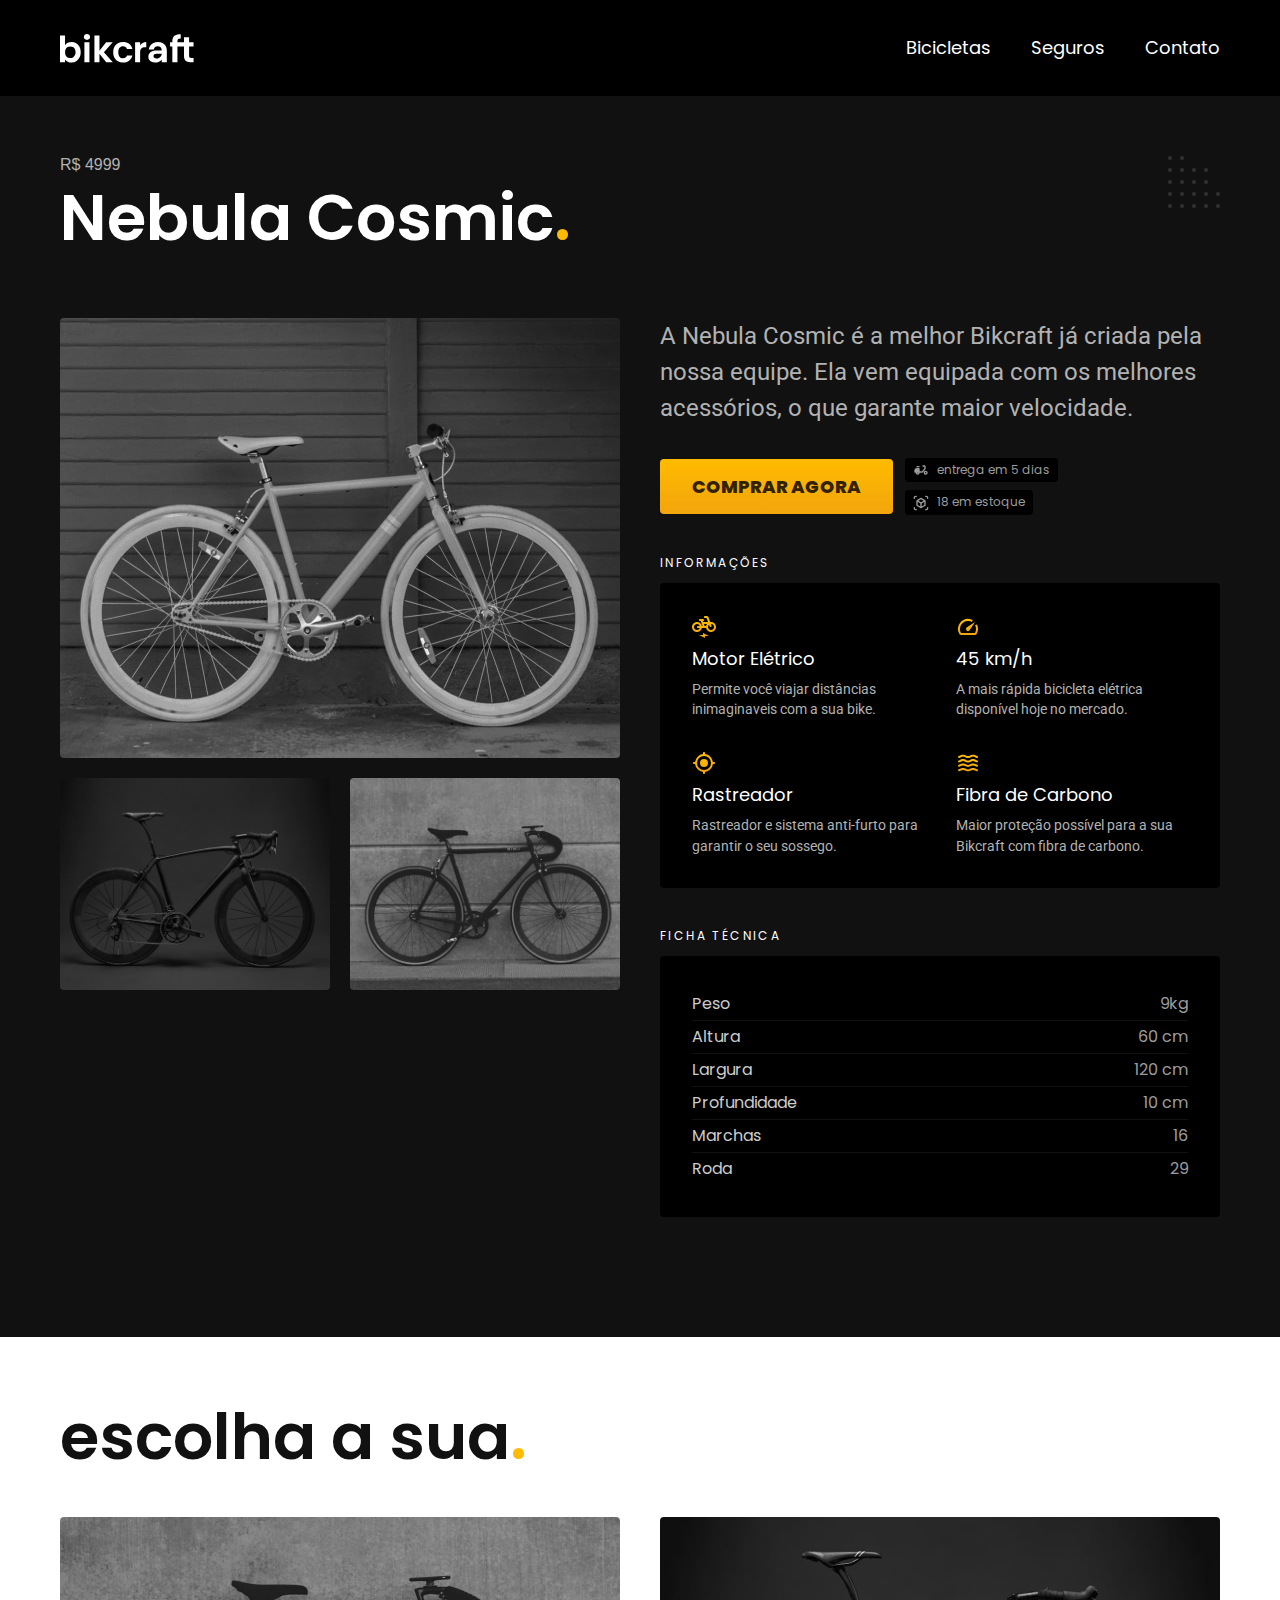
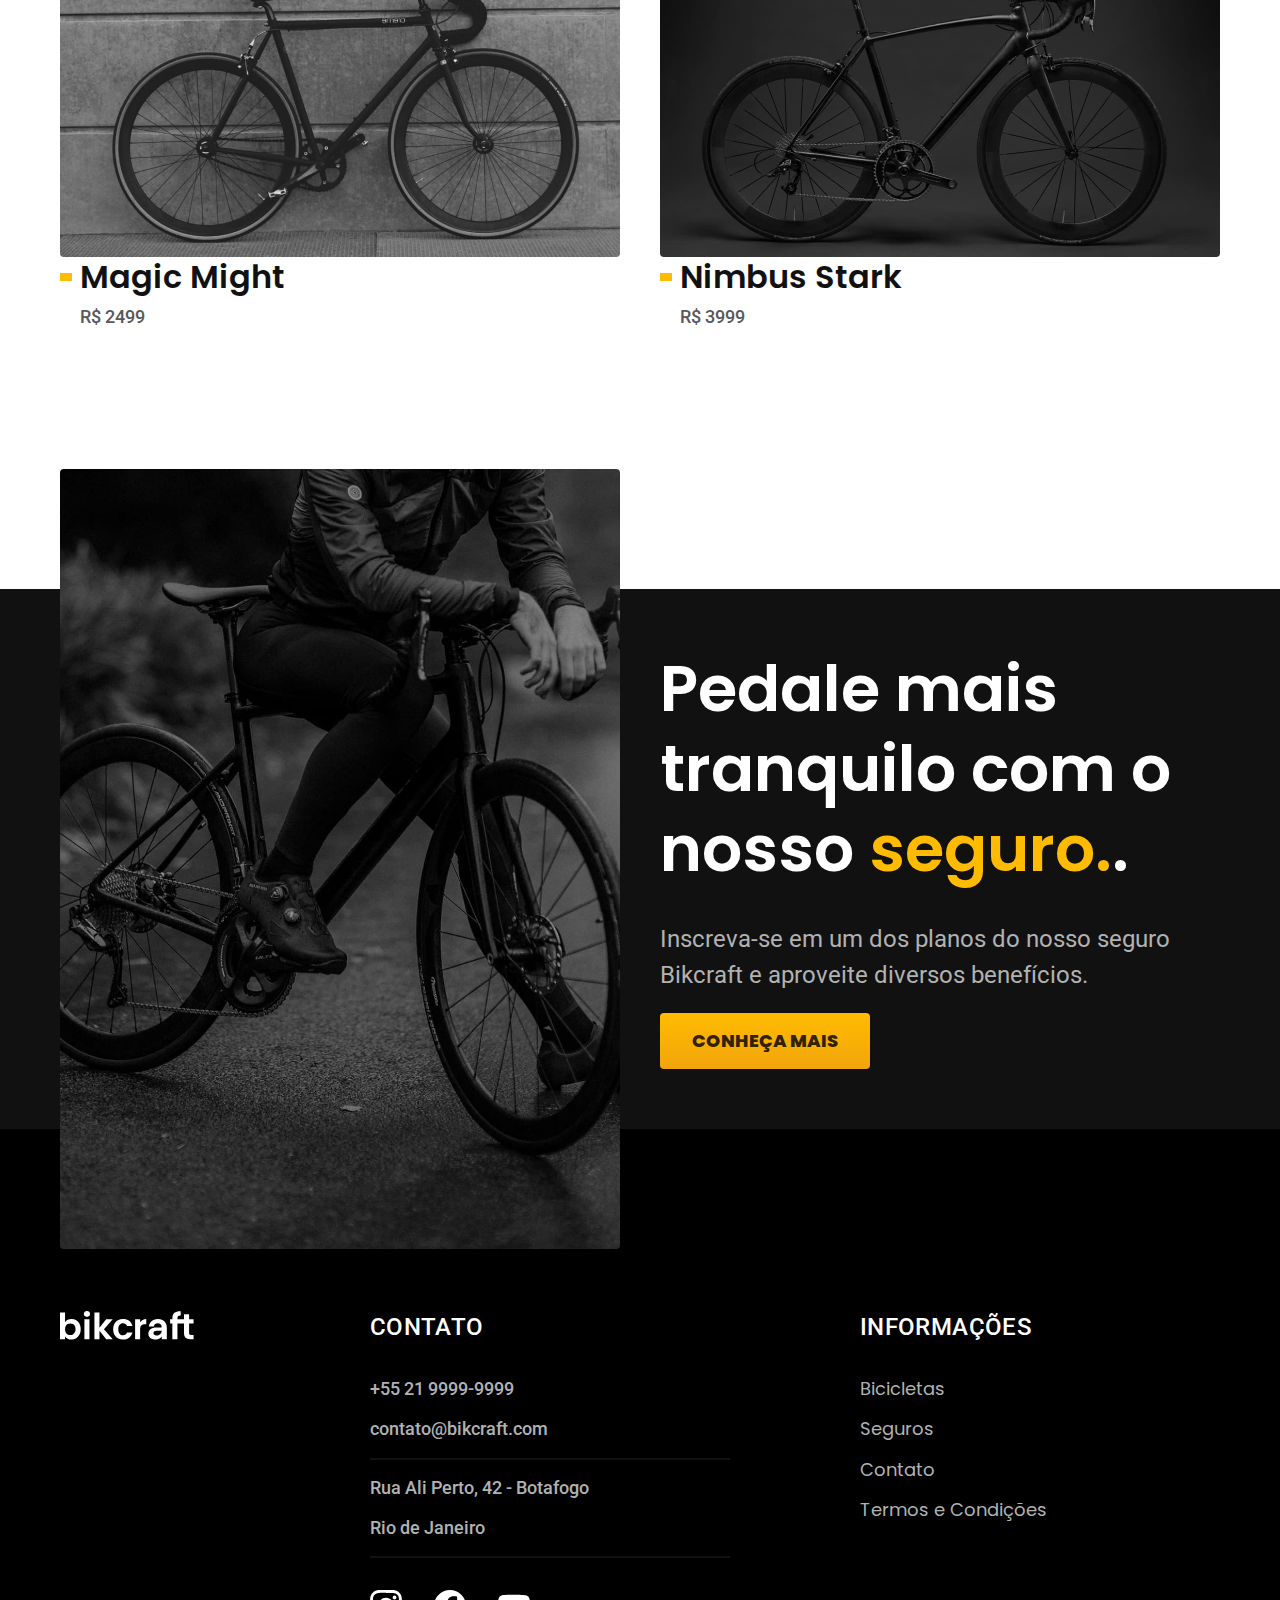
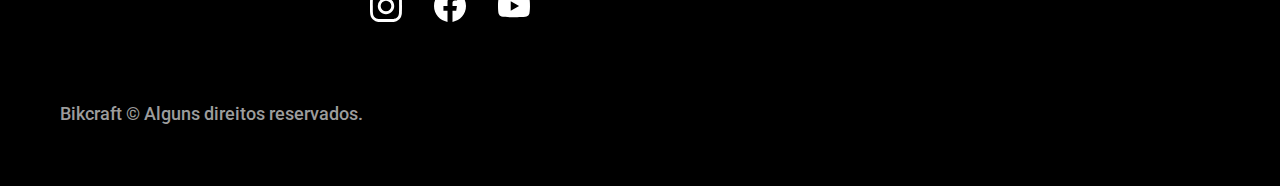
<file: bicicletas/nebula.html>
<!DOCTYPE html>
<html lang="pt-br">
  <head>
    <meta charset="UTF-8" />
    <meta name="viewport" content="width=device-width, initial-scale=1.0" />
    <title>Termos e condições | Bikcraft</title>
    <link rel="icon" href="../favicon.svg" type="image/svg+xml" />
    <link rel="stylesheet" href="../css/style.min.css" />
    <link rel="preconnect" href="https://fonts.googleapis.com" />
    <link rel="preconnect" href="https://fonts.gstatic.com" crossorigin />
    <link
      href="https://fonts.googleapis.com/css2?family=Merriweather:ital,wght@1,900&family=Poppins:wght@400;500&family=Roboto:wght@400;500&display=swap"
      rel="stylesheet"
    />

    <meta
      name="description"
      content="Nebula."
    />
  <script>
      document.documentElement.classList.add("js");
    </script>
  </head>
  <body id="bicicleta">
    <header class="header-bg">
      <div class="header">
        <a href="../">
          <img src="../img/bikcraft.svg" alt="Bikcraft" srcset="" />
        </a>
        <nav aria-label="primaria">
          <ul class="header-menu font-1-m cor0">
            <li>
              <a href="../bicicletas.html">Bicicletas</a>
            </li>
            <li>
              <a href="../seguros.html">Seguros</a>
            </li>
            <li>
              <a href="../contato.html">Contato</a>
            </li>
          </ul>
        </nav>
      </div>
    </header>

    <main class="titulo-bg">
      <div>
        <div class="titulo container">
          <p class="font-2-xl cor5">R$ 4999</p>
          <h1 class="font-1-xxl cor0">Nebula Cosmic<span class="cor-p1">.</span></h1>
        </div>
      </div>
      
      <div class="bicicleta container">
        <div class="bicicleta-imagens">
          <img src="../img/bicicleta/nimbus3.jpg" alt="Bicicleta 3">
          <img src="../img/bicicleta/nimbus1.jpg" alt="Bicicleta 1">
          <img src="../img/bicicleta/nimbus2.jpg" alt="Bicicleta 2">
        </div>
        <div class="bicicleta-conteudo">
          <p class="font-2-l cor5">A Nebula Cosmic é a melhor Bikcraft já criada pela nossa equipe. Ela vem equipada com os melhores acessórios, o que garante maior velocidade.</p>
        
        <div class="bicicleta-comprar">
          <a class="botao" href="../orcamento.html?tipo=bikcraft&produto=nebula">Comprar agora</a>
          <span class="font-1-xs cor6"><img src="../img/icones/entrega.svg" alt="" srcset="">entrega em 5 dias</span>
          <span class="font-1-xs cor6"><img src="../img/icones/estoque.svg" alt="" srcset="">18 em estoque</span>
        </div>
        <h2 class="font-1-xs cor0">Informações</h2>
        <ul class="bicicleta-informacoes">
          <li>
            <img src="../img/icones/eletrica.svg" alt="" srcset="">
            <h3 class="font-1-m cor0">Motor Elétrico</h3>
            <p class="font-2-xs cor5">Permite você viajar distâncias inimaginaveis com a sua bike.</p>
          </li>
          <li>
            <img src="../img/icones/velocidade.svg" alt="" srcset="">
            <h3 class="font-1-m cor0">45 km/h</h3>
            <p class="font-2-xs cor5">A mais rápida bicicleta elétrica disponível hoje no mercado.</p>
          </li>
          <li>
            <img src="../img/icones/rastreador.svg" alt="" srcset="">
            <h3 class="font-1-m cor0">Rastreador</h3>
            <p class="font-2-xs cor5">Rastreador e sistema anti-furto para garantir o seu sossego.</p>
          </li>
          <li>
            <img src="../img/icones/carbono.svg" alt="" srcset="">
            <h3 class="font-1-m cor0">Fibra de Carbono</h3>
            <p class="font-2-xs cor5">Maior proteção possível para a sua Bikcraft com fibra de carbono.</p>
          </li>
        </ul>
        <h2 class="font-1-xs cor0">Ficha Técnica</h2>
        <ul class="bicicleta-ficha font-1-s cor4">
          <li>Peso <span>9kg</span></li>
          <li>Altura <span>60 cm</span></li>
          <li>Largura <span>120 cm</span></li>
          <li>Profundidade <span>10 cm</span></li>
          <li>Marchas <span>16</span></li>
          <li>Roda <span>29</span></li>
        </ul>
      </div>
      </div>



    </main>


    <article class="bibicletas-lista container">
      <h2 class="font-1-xxl">
        escolha a sua<span class="cor-p1">.</span>
      </h2>
      <ul class="bicicletas-ul">
        <li>
          <a href="../bicicletas/magic.html">
            <img src="../img/bicicletas/magic.jpg" alt="Bicicleta preta" />
            <h3 class="font-1-xl">Magic Might</h3>
            <span class="font-2-m cor8">R$ 2499</span>
          </a>
        </li>
        <li>
          <a href="../bicicletas/nimbus.html">
            <img src="../img/bicicletas/nimbus.jpg" alt="Bicicleta preta" />
            <h3 class="font-1-xl">Nimbus Stark</h3>
            <span class="font-2-m cor8">R$ 3999</span>
          </a>
        </li>
      </ul>
    </article>

    <article class="seguro-bg">
      <div class="seguro container">
        <div class="seguro-img">
          <img src="../img/fotos/seguros.jpg" alt="Pessoa parada em cima de um bicicleta">
        </div>
        <div class="seguro-conteudo">
          <h2 class="font-1-xxl cor0">Pedale mais tranquilo com o nosso <span class="cor-p1">seguro.</span>.</h2>
          <p class="font-2-l cor5">Inscreva-se em um dos planos do nosso seguro Bikcraft e aproveite diversos benefícios.</p>
          <a class="botao" href="../seguros.html">Conheça mais</a>
        </div>
      </div>
    </article>

    <footer class="footer-bg">
      <div class="footer container">
        <img src="../img/bikcraft.svg" alt="Bikcraft" />
        <div class="footer-contato">
          <h3 class="font-2-l-b cor0">Contato</h3>
          <ul class="font-2-m cor5">
            <li><a href="tel:+55219999-9999">+55 21 9999-9999</a></li>
            <li>
              <a href="mailto:contato@bikcraft.com">contato@bikcraft.com</a>
            </li>
            <li>Rua Ali Perto, 42 - Botafogo</li>
            <li>Rio de Janeiro</li>
          </ul>
          <div class="footer-redes">
            <a href="../">
              <img src="../img/redes/instagram.svg" alt="Instragram" />
            </a>
            <a href="../">
              <img src="../img/redes/facebook.svg" alt="Facebook" />
            </a>
            <a href="../">
              <img src="../img/redes/youtube.svg" alt="Youtube" />
            </a>
          </div>
        </div>
        <div class="footer-informacoes">
          <h3 class="font-2-l-b cor0">Informações</h3>
          <nav>
            <ul class="font-1-m cor5">
              <li>
                <a href="../bicicletas.html">Bicicletas</a>
              </li>
              <li>
                <a href="../seguros.html">Seguros</a>
              </li>
              <li>
                <a href="../contato.html">Contato</a>
              </li>
              <li>
                <a href="../termos.html">Termos e Condições</a>
              </li>
            </ul>
          </nav>
        </div>
        <p class="footer-copy font-2-m cor6">
          Bikcraft © Alguns direitos reservados.
        </p>
      </div>
    </footer>
   <script src="../js/script.js"></script>
  </body>
</html>

</html>
</file>
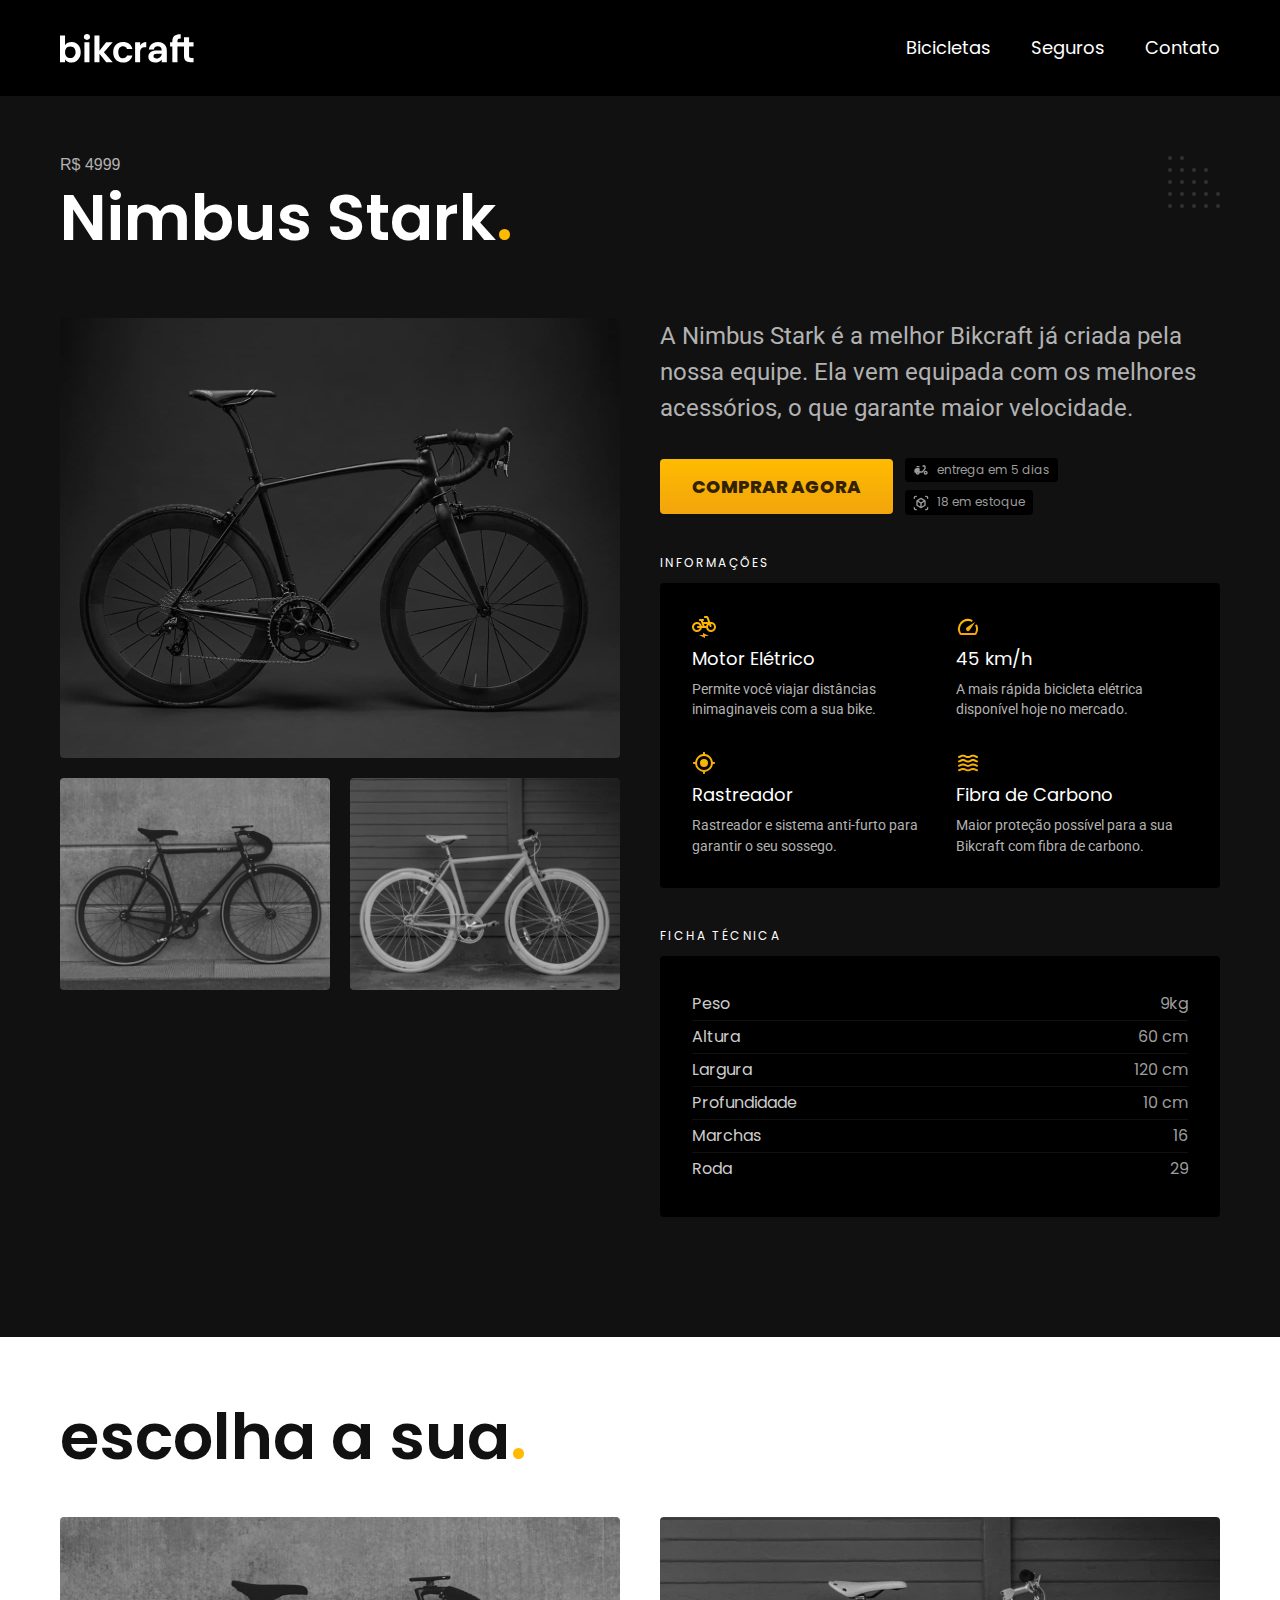
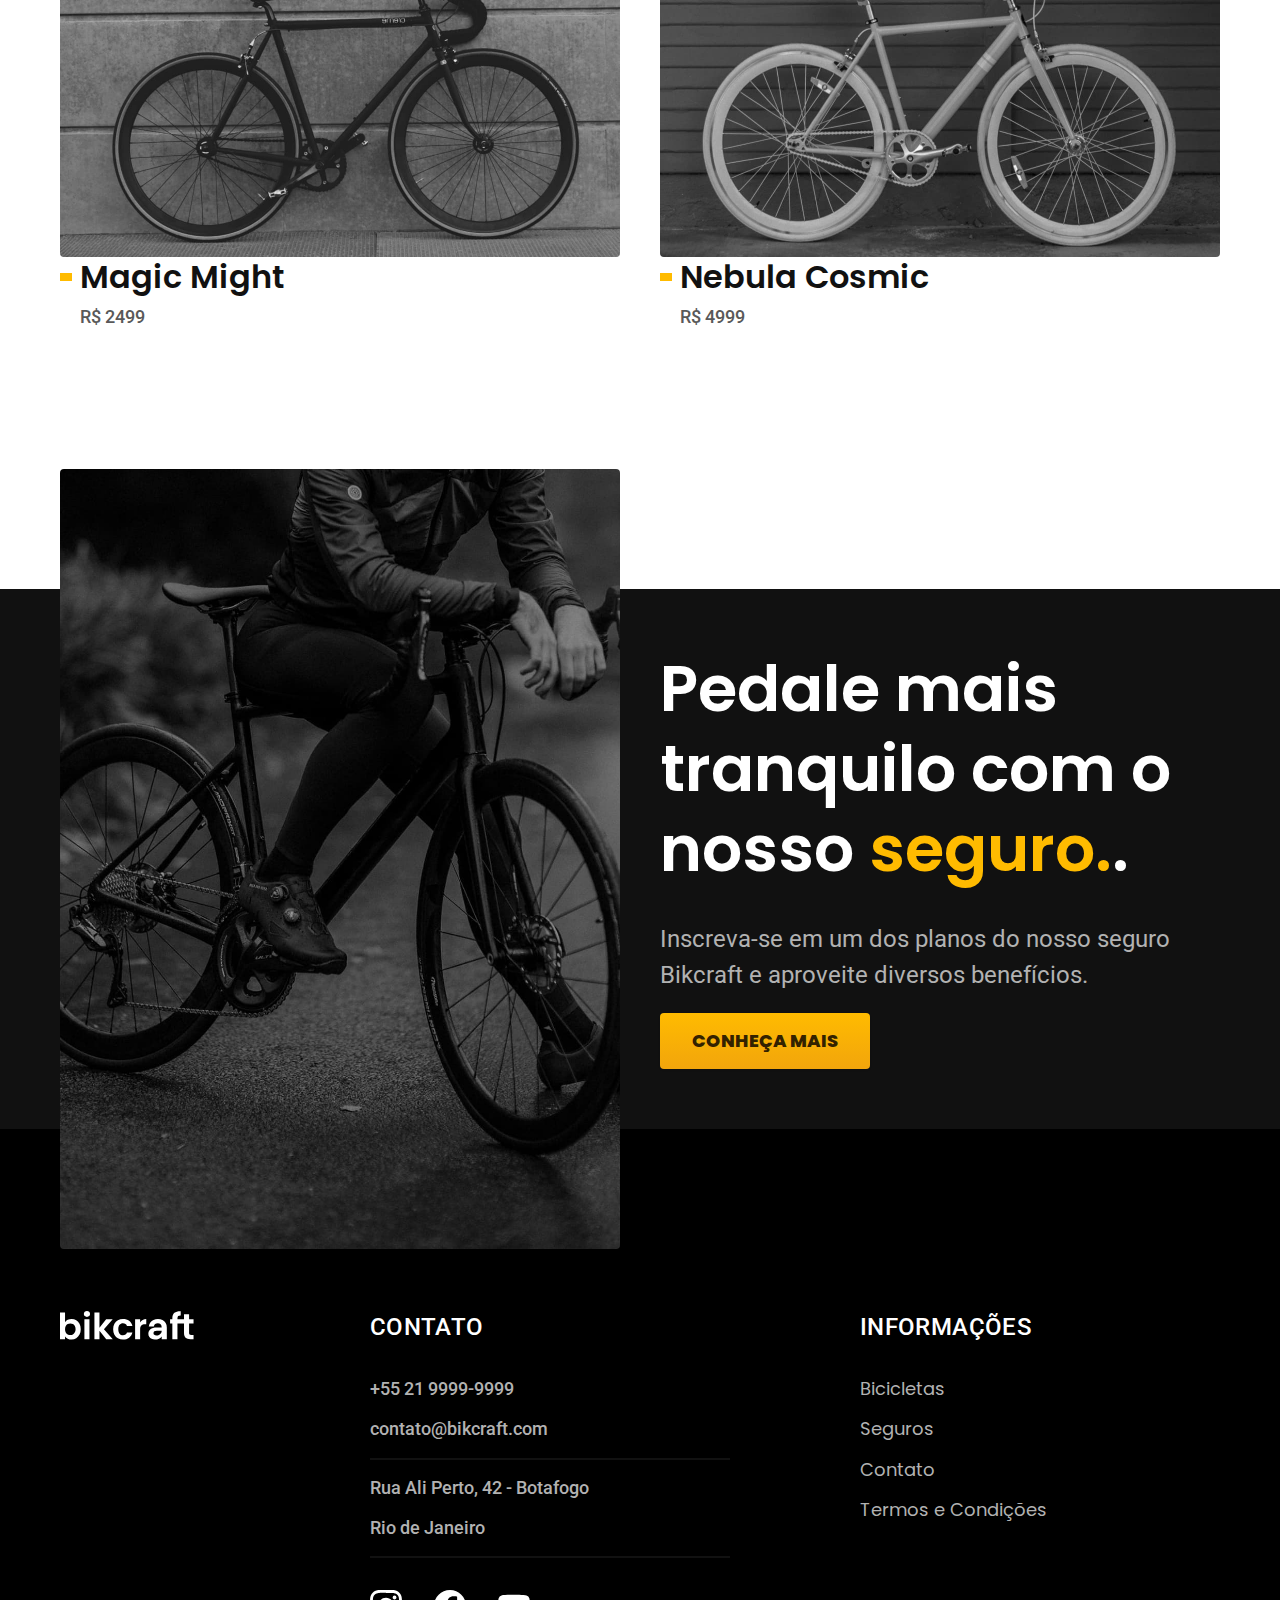
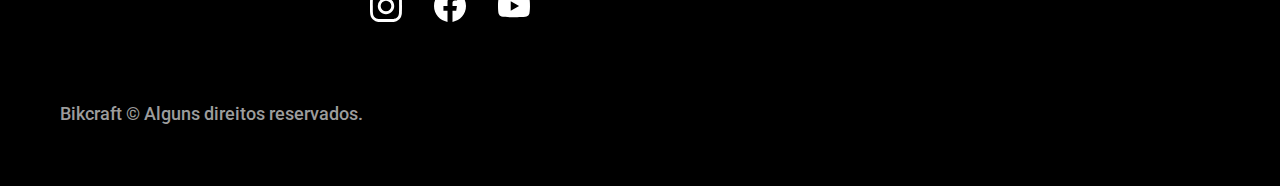
<file: bicicletas/nimbus.html>
<!DOCTYPE html>
<html lang="pt-br">
  <head>
    <meta charset="UTF-8" />
    <meta name="viewport" content="width=device-width, initial-scale=1.0" />
    <title>Termos e condições | Bikcraft</title>
    <link rel="icon" href="../favicon.svg" type="image/svg+xml" />
    <link rel="stylesheet" href="../css/style.min.css" />
    <link rel="preconnect" href="https://fonts.googleapis.com" />
    <link rel="preconnect" href="https://fonts.gstatic.com" crossorigin />
    <link
      href="https://fonts.googleapis.com/css2?family=Merriweather:ital,wght@1,900&family=Poppins:wght@400;500&family=Roboto:wght@400;500&display=swap"
      rel="stylesheet"
    />

    <meta
      name="description"
      content="Nimbus."
    />
  <script>
      document.documentElement.classList.add("js");
    </script>
  </head>
  <body id="bicicleta">
    <header class="header-bg">
      <div class="header">
        <a href="../">
          <img src="../img/bikcraft.svg" alt="Bikcraft" srcset="" />
        </a>
        <nav aria-label="primaria">
          <ul class="header-menu font-1-m cor0">
            <li>
              <a href="../bicicletas.html">Bicicletas</a>
            </li>
            <li>
              <a href="../seguros.html">Seguros</a>
            </li>
            <li>
              <a href="../contato.html">Contato</a>
            </li>
          </ul>
        </nav>
      </div>
    </header>

    <main class="titulo-bg">
      <div>
        <div class="titulo container">
          <p class="font-2-xl cor5">R$ 4999</p>
          <h1 class="font-1-xxl cor0">Nimbus Stark<span class="cor-p1">.</span></h1>
        </div>
      </div>
      
      <div class="bicicleta container">
        <div class="bicicleta-imagens">
          <img src="../img/bicicleta/nimbus1.jpg" alt="Bicicleta 1">
          <img src="../img/bicicleta/nimbus2.jpg" alt="Bicicleta 2">
          <img src="../img/bicicleta/nimbus3.jpg" alt="Bicicleta 3">
        </div>
        <div class="bicicleta-conteudo">
          <p class="font-2-l cor5">A Nimbus Stark é a melhor Bikcraft já criada pela nossa equipe. Ela vem equipada com os melhores acessórios, o que garante maior velocidade.</p>
        
        <div class="bicicleta-comprar">
          <a class="botao" href="../orcamento.html?tipo=bikcraft&produto=nimbus">Comprar agora</a>
          <span class="font-1-xs cor6"><img src="../img/icones/entrega.svg" alt="" srcset="">entrega em 5 dias</span>
          <span class="font-1-xs cor6"><img src="../img/icones/estoque.svg" alt="" srcset="">18 em estoque</span>
        </div>
        <h2 class="font-1-xs cor0">Informações</h2>
        <ul class="bicicleta-informacoes">
          <li>
            <img src="../img/icones/eletrica.svg" alt="" srcset="">
            <h3 class="font-1-m cor0">Motor Elétrico</h3>
            <p class="font-2-xs cor5">Permite você viajar distâncias inimaginaveis com a sua bike.</p>
          </li>
          <li>
            <img src="../img/icones/velocidade.svg" alt="" srcset="">
            <h3 class="font-1-m cor0">45 km/h</h3>
            <p class="font-2-xs cor5">A mais rápida bicicleta elétrica disponível hoje no mercado.</p>
          </li>
          <li>
            <img src="../img/icones/rastreador.svg" alt="" srcset="">
            <h3 class="font-1-m cor0">Rastreador</h3>
            <p class="font-2-xs cor5">Rastreador e sistema anti-furto para garantir o seu sossego.</p>
          </li>
          <li>
            <img src="../img/icones/carbono.svg" alt="" srcset="">
            <h3 class="font-1-m cor0">Fibra de Carbono</h3>
            <p class="font-2-xs cor5">Maior proteção possível para a sua Bikcraft com fibra de carbono.</p>
          </li>
        </ul>
        <h2 class="font-1-xs cor0">Ficha Técnica</h2>
        <ul class="bicicleta-ficha font-1-s cor4">
          <li>Peso <span>9kg</span></li>
          <li>Altura <span>60 cm</span></li>
          <li>Largura <span>120 cm</span></li>
          <li>Profundidade <span>10 cm</span></li>
          <li>Marchas <span>16</span></li>
          <li>Roda <span>29</span></li>
        </ul>
      </div>
      </div>



    </main>


    <article class="bibicletas-lista container">
      <h2 class="font-1-xxl">
        escolha a sua<span class="cor-p1">.</span>
      </h2>
      <ul class="bicicletas-ul">
        <li>
          <a href="../bicicletas/magic.html">
            <img src="../img/bicicletas/magic.jpg" alt="Bicicleta preta" />
            <h3 class="font-1-xl">Magic Might</h3>
            <span class="font-2-m cor8">R$ 2499</span>
          </a>
        </li>
        <li>
          <a href="../bicicletas/nebula.html">
            <img src="../img/bicicletas/nebula.jpg" alt="Bicicleta preta" />
            <h3 class="font-1-xl">Nebula Cosmic</h3>
            <span class="font-2-m cor8">R$ 4999</span>
          </a>
        </li>
      </ul>
    </article>

    <article class="seguro-bg">
      <div class="seguro container">
        <div class="seguro-img">
          <img src="../img/fotos/seguros.jpg" alt="Pessoa parada em cima de um bicicleta">
        </div>
        <div class="seguro-conteudo">
          <h2 class="font-1-xxl cor0">Pedale mais tranquilo com o nosso <span class="cor-p1">seguro.</span>.</h2>
          <p class="font-2-l cor5">Inscreva-se em um dos planos do nosso seguro Bikcraft e aproveite diversos benefícios.</p>
          <a class="botao" href="../seguros.html">Conheça mais</a>
        </div>
      </div>
    </article>

    <footer class="footer-bg">
      <div class="footer container">
        <img src="../img/bikcraft.svg" alt="Bikcraft" />
        <div class="footer-contato">
          <h3 class="font-2-l-b cor0">Contato</h3>
          <ul class="font-2-m cor5">
            <li><a href="tel:+55219999-9999">+55 21 9999-9999</a></li>
            <li>
              <a href="mailto:contato@bikcraft.com">contato@bikcraft.com</a>
            </li>
            <li>Rua Ali Perto, 42 - Botafogo</li>
            <li>Rio de Janeiro</li>
          </ul>
          <div class="footer-redes">
            <a href="../">
              <img src="../img/redes/instagram.svg" alt="Instragram" />
            </a>
            <a href="../">
              <img src="../img/redes/facebook.svg" alt="Facebook" />
            </a>
            <a href="../">
              <img src="../img/redes/youtube.svg" alt="Youtube" />
            </a>
          </div>
        </div>
        <div class="footer-informacoes">
          <h3 class="font-2-l-b cor0">Informações</h3>
          <nav>
            <ul class="font-1-m cor5">
              <li>
                <a href="../bicicletas.html">Bicicletas</a>
              </li>
              <li>
                <a href="../seguros.html">Seguros</a>
              </li>
              <li>
                <a href="../contato.html">Contato</a>
              </li>
              <li>
                <a href="../termos.html">Termos e Condições</a>
              </li>
            </ul>
          </nav>
        </div>
        <p class="footer-copy font-2-m cor6">
          Bikcraft © Alguns direitos reservados.
        </p>
      </div>
    </footer>
   <script src="../js/script.js"></script>
  </body>
</html>

</html>
</file>
<file: css/style.min.css>
*{margin:0;padding:0;box-sizing:border-box}body{font-family:Arial,Helvetica,sans-serif;color:#111}ul{list-style:none}a{text-decoration:none;color:inherit}img{max-width:100%;display:block}img[src$=".jpg"]{border-radius:4px}.font-1-xs{font:400 0.75rem/1.35 Poppins,sans-serif}.font-2-xs{font:400 0.875rem/1.43 Roboto,sans-serif}.font-1-s{font:400 1rem/1.5 Poppins,sans-serif}.font-2-s{font:400 1.5rem/1.5 Roboto,sans-serif}.font-1-m,.font-1-m-b{font:400 1.125rem/1.35 Poppins,sans-serif}.font-1-m-b{font-weight:600}.font-2-m{font:500 1.125rem/1.35 Roboto,sans-serif}.font-1-l{font:400 1.5rem/1.5 Poppins,sans-serif}.font-1-xxl{font:600 4rem/1.125 Poppins,sans-serif}.font-2-l,.font-2-l-b{font:400 1.5rem/1.5 Roboto,sans-serif}.font-2-l-b{font-weight:500;letter-spacing:.015em;text-transform:uppercase}.font-1-xl{font:600 2rem/1.25 Poppins,sans-serif}.font-2-xxl{font:500 4rem/1.125 Roboto,sans-serif}.font-1-xxl{font:600 4rem/1.25 Poppins,sans-serif}*{--cor0:#ffffff;--cor1:#f7f7f7;--cor2:#ededed;--cor3:#dedede;--cor4:#cccccc;--cor5:#b2b2b2;--cor6:#9c9c9c;--cor7:#717171;--cor8:#595959;--cor9:#404040;--cor10:#2e2e2e;--cor11:#111111;--cor12:#000000;--corp1:#ffbb00;--corp2:#e4a30b;--corp3:#a66f00;--corp4:#664400;--corp5:#332200}.cor0{color:var(--cor0)}.cor1{color:var(--cor1)}.cor2{color:var(--cor2)}.cor3{color:var(--cor3)}.cor4{color:var(--cor4)}.cor5{color:var(--cor5)}.cor6{color:var(--cor6)}.cor7{color:var(--cor7)}.cor8{color:var(--cor8)}.cor9{color:var(--cor9)}.cor10{color:var(--cor10)}.cor11{color:var(--cor11)}.cor12{color:var(--cor12)}.cor-p1{color:var(--corp1)}.cor-p2{color:var(--corp2)}.cor-p3{color:var(--corp3)}.cor-p4{color:var(--corp4)}.cor-p5{color:var(--corp5)}.header-bg{background:var(--cor12)}.header{display:flex;gap:20px;flex-wrap:wrap;justify-content:space-between;align-items:center;padding:20px;max-width:1200px;margin:0 auto}.header-menu{display:flex;flex-wrap:wrap;gap:40px}.header-menu a{display:inline-block;padding:16px 0;color:#fff;position:relative}.header-menu a::after{content:"";display:block;height:2px;width:0%;background:var(--cor0);transition:.3s;position:absolute}.header-menu a.ativo::after,.header-menu a:hover::after{width:100%}@media (max-width:800px){.header-menu{gap:20px}.header-menu a{background:var(--cor11);padding:12px 16px;border-radius:4px}.header-menu a:hover{background:var(--cor10)}.header a::after{display:none}}@media (max-width:600px){.header-menu{gap:12px}.header-menu a{padding:8px 12px;font-size:.875rem}}.container{max-width:1200px;padding:0 20px;margin-left:auto;margin-right:auto}.botao{display:inline-block;padding:16px 32px;background:linear-gradient(#fb0,#f2a50c);border-radius:4px;box-shadow:0 1px 2px rgba(0,0,0,.1);text-transform:uppercase;color:var(--corp5);font-size:1.125rem;line-height:1.33;font-family:Poppins;font-weight:800;max-width:max-content;border:none;cursor:pointer}.botao:hover{background:linear-gradient(#ffb60d,#e59317)}.botao.secundario{background:var(--cor10);color:var(--cor2)}.botao.secundario:hover{background:var(--cor9)}.botao.seta{display:flex;align-items:center}.botao.seta::after{content:"";display:inline-block;width:18px;height:10px;margin-left:12px;background:url("../img/icones/seta.svg");transition:transform .2s}.botao.seta:hover::after{transform:translateX(4px)}@media (max-width:600px){.botao{padding:12px 16px;font-size:1rem}}.link{display:inline-block;color:var(--corp1);font:500 1.5rem/1.5 Poppins,sans-serif;text-transform:uppercase}.link::after{content:"";display:block;width:100%;height:4px;background:currentColor}.link:hover{color:var(--cor0)}.titulo-bg{padding-top:60px;padding-bottom:60px;background:var(--cor11)}.titulo{background:url("../img/dec/top-right.svg") no-repeat top right 20px}.titulo p{margin-bottom:4px}@media (max-width:800px){.titulo{padding-top:40px;padding-bottom:40px}.titulo p{font-size:1rem;text-transform:lowercase;font-weight:400}}.form{display:grid;grid-template-columns:1fr 1fr;gap:20px}.form label{display:block;font:400 1rem/1.5 Poppins,sans-serif;margin-bottom:4px}.form .col-2{grid-column:span 2}.form input[type=email],.form input[type=text],.form textarea{font-family:400 1rem/1.5 Roboto,sans-serif;background:var(--cor1);border:1px solid var(--cor2);padding:12px;border-radius:4px;width:100%}.form input[type=email]:focus,.form input[type=text]:focus,.form textarea:focus{outline:0;border-color:var(--corp1);background:var(--cor0);box-shadow:0 0 0 2px #fea}@media (max-width:600px){.form{grid-template-columns:1fr}.form .col-2{grid-column:1}}.introducao-bg{background:var(--cor12) url("../img/dec/bottom-left.svg") no-repeat bottom 160px left 20px;box-shadow:inset 0 -120px var(--cor0)}.introducao{display:grid;grid-template-columns:1fr 1fr;gap:0 40px}.introducao-conteudo{align-self:flex-end;padding-bottom:200px}.introducao img{width:100%;object-fit:cover;border-radius:4px}.introducao h1{margin-bottom:32px}.introducao h1 span{color:var(--corp1)}.introducao p{color:var(--cor5);margin-bottom:20px}@media (max-width:1200px){.introducao h1{font-size:3rem}.introducao p{font-size:1.125rem}}@media (max-width:800px){.introducao-bg{background:var(--cor11);padding-top:40px;box-shadow:inset 0 -60px var(--cor0)}.introducao{grid-template-columns:1fr;gap:32px}.introducao-conteudo{padding-bottom:0}.introducao h1{font-size:2rem;margin-bottom:16px}.introducao img{height:300px;width:100%}}.bibicletas-lista{padding-top:60px;padding-bottom:120px;align-self:flex-end}.bibicletas-lista h2{margin-bottom:40px}.bicicletas-ul{display:flex;gap:40px;padding:0 20px 20px 20px;max-width:1400px;margin:0 auto;overflow-x:auto}#bicicleta .bibicletas-lista ul{padding:0 0 20px 0}.bicicletas-ul li{flex:1;min-width:280px}.bibicletas-lista a{display:block}.bibicletas-lista h3{margin-bottom:8px;display:flex;align-items:center}.bibicletas-lista h3::before{content:"";display:inline-block;background:var(--corp1);height:8px;width:12px;margin-right:8px;transition:width .2s}.bibicletas-lista a:hover h3::before{width:24px}.bibicletas-lista li span{padding-left:20px}@media (max-width:800px){.bibicletas-lista{padding-bottom:60px}.bibicletas-lista ul{gap:20px}}.tecnologia-bg{background:var(--cor11);box-shadow:inset 0 80px var(--cor0),inset 0 -80px var(--cor0)}.tecnologia{display:grid;gap:40px;grid-template-columns:1fr 1fr}.tecnologia-img img{width:100%;height:100%;object-fit:cover;object-position:left}.tecnologia-conteudo{padding-top:160px;padding-bottom:160px}.tecnologia-conteudo>span{display:block;margin-bottom:20px}.tecnologia-conteudo h2{margin-bottom:32px}.tecnologia-conteudo>p{margin-bottom:20px}.tecnologia-conteudo a{margin-bottom:80px}.tecnologia-vantagens{display:flex;gap:40px}.tecnologia-vantagens h3{margin-bottom:8px;width:max-content}.tecnologia-vantagens img{width:24px;margin-bottom:8px}@media (max-width:800px){.tecnologia-bg{box-shadow:initial}.tecnologia{grid-template-columns:1fr}.tecnologia-conteudo{padding-top:60px;padding-bottom:60px}.tecnologia-img{display:none}.tecnologia-conteudo a{margin-bottom:60px}}@media (max-width:600px){.tecnologia-vantagens{flex-direction:column}}.parceiros{padding-top:60px;padding-bottom:120px}.parceiros h2{margin-bottom:60px}.parceiros ul{padding:0 20px;max-width:1400px;display:grid;grid-template-columns:repeat(4,1fr);margin:0 auto}.parceiros ul li{display:flex;padding:32px;border-left:2px solid var(--cor2)}.parceiros img{margin:auto}.parceiros li:first-child,.parceiros li:nth-child(5){border-left:none}.parceiros li:nth-child(n+5){border-top:2px solid var(--cor2)}@media (max-width:800px){.parceiros{margin-bottom:60px}.parceiros ul li{padding:20px}.parceiros h2{margin-bottom:20px}.parceiros ul{grid-template-columns:repeat(2,1fr)}.parceiros li:nth-child(n+3){border-top:2px solid var(--cor2)}.parceiros li:nth-child(odd){border-left:none}}.depoimento{display:grid;grid-template-columns:1fr 1fr;background-color:var(--corp1);overflow:hidden}.depoimento img{border-radius:0;width:100%;height:100%;object-fit:cover}.depoimento-conteudo{padding:40px 40px 80px 80px;align-self:end;background:url("../img/dec/bottom-right-p.svg") no-repeat bottom 40px right 40px}.depoimento-conteudo p{font-family:Merriweather,serif;font-style:italic;font-weight:900;margin-bottom:32px;max-width:32ch;position:relative}.depoimento p::after,.depoimento p::before{font-size:5rem;color:var(--corp2);position:absolute}.depoimento p::before{content:"“";left:-50px;top:-20px}.depoimento p::after{content:"”"}@media (max-width:800px){.depoimento{grid-template-columns:1fr;text-align:center}.depoimento img{max-height:200px}.depoimento-conteudo{padding:40px 20px;justify-self:center}}.seguros-bg{background:var(--cor11)}.seguros{padding-top:60px;padding-bottom:60px;display:grid;grid-template-columns:1fr 1fr;gap:40px;align-items:center}#seguros .seguros{padding-top:0}.seguros h2{grid-column:1/-1}.seguros-item{background-color:var(--cor12);padding:32px 32px 32px 60px;display:grid;grid-template-columns:1fr auto;border-radius:4px}.seguros-item h3{margin-bottom:40px}.seguros-item span{grid-column:2;display:block;text-align:right}.seguros-item ul{grid-column:1/-1;margin-bottom:32px}.seguros-item li+li{margin-top:20px}.seguros-item li{display:flex;align-items:center;position:relative}.seguros-item li::before{content:"";display:inline-block;width:13px;height:9px;background-image:url("../img/icones/lista.svg");position:absolute;left:-21px}.seguros-item a{grid-column:1/-1}@media (max-width:800px){.seguros{grid-template-columns:1fr}}.footer-bg{background:var(--cor12)}.footer{display:grid;grid-template-columns:3fr 5fr 4fr;gap:40px;padding-top:60px;padding-bottom:60px}.footer h3{margin-bottom:32px}.footer-contato ul{margin-bottom:32px}.footer-contato li:nth-child(2n):after{content:"";display:block;max-width:360px;height:2px;background:var(--cor11);margin-top:16px}.footer-contato li{margin-bottom:16px}.footer-redes{display:flex;gap:32px}.footer a:hover{color:var(--cor0)}.footer-informacoes li{margin-bottom:16px}.footer-copy{grid-column:1/-1;margin-top:40px}@media (max-width:800px){.footer>img{display:none}.footer{grid-template-columns:1fr 1fr}}@media (max-width:600px){.footer{grid-template-columns:1fr;gap:60px}.footer-copy{margin-top:0}}.termos{padding-top:60px;padding-bottom:60px}.termos h2{font-weight:600;margin-bottom:20px}.termos p+h2{margin-top:40px}.termos p{max-width:75ch;margin-bottom:24px}#contato{background:linear-gradient(var(--cor11) 600px,var(--cor1) 0)}.contato{display:grid;grid-template-columns:5fr 7fr}.contato-dados,.contato-formulario{padding:60px;box-shadow:0 1px 2px rgba(0,0,0,.1)}.contato-dados{border-radius:5px 0 0 5px;background:var(--cor12) url("../img/dec/bottom-left.svg") no-repeat bottom 20px left 20px}.contato-formulario{border-radius:0 0 5px 5px;background:var(--cor0) url("../img/dec/bottom-right-p.svg") no-repeat bottom 20px right 20px}.contato-dados h2{margin-bottom:60px}.contato-endereco{margin-bottom:32px;padding-left:28px;background:url("../img/icones/local.svg") no-repeat 0 2px}.contato-endereco p{margin-bottom:8px}.contato-meios a{display:block;max-width:max-content;margin-bottom:8px;padding-left:28px}.contato-meios a:hover{color:var(--cor0)}.contato-meios a:first-child{background:url("../img/icones/email.svg") no-repeat 0 2px}.contato-meios a:nth-child(2){margin-bottom:32px}.contato-meios a:nth-child(3){background:url("../img/icones/telefone.svg") no-repeat 0 2px;margin-bottom:60px}.contato-redes{display:flex;gap:32px;padding-left:28px}@media (max-width:800px){.contato{grid-template-columns:1fr}.contato-dados,.contato-formulario{padding:20px}.contato-dados{border-radius:5px 5px 0 0;background:var(--cor12)}.contato-formulario{border-radius:0 0 5 5}.contato-dados h2{margin-bottom:32px}.contato-meios a:nth-child(3){background:url("../img/icones/telefone.svg") no-repeat 0 2px;margin-bottom:32px}.contato-redes{margin-bottom:12px}}.lojas{display:grid;grid-template-columns:1fr 1fr;gap:0 40px;padding-top:120px;padding-bottom:120px}.lojas h2{grid-column:1/-1;margin-bottom:60px}.lojas img{border-radius:4px 4px 0 0}.lojas-item{border-radius:4px;background:var(--cor0);box-shadow:0 1px 2px rgba(0,0,0,.1)}.lojas-conteudo{display:grid;grid-template-columns:1fr 1fr;gap:32px 16px;padding:32px}.lojas-conteudo .tempo,.lojas-conteudo h3{grid-column:1/-1}.loja-dados{display:grid;gap:8px;border-left:2px solid var(--cor2);padding:12px}.lojas-tempo{display:flex;align-items:center;gap:8px}@media (max-width:800px){.lojas{gap:20px;padding-top:60px;padding-bottom:60px}.loja-dados h2{margin-bottom:32px}.lojas-conteudo{grid-template-columns:1fr}}@media (max-width:600px){.lojas{grid-template-columns:1fr}}.bicicletas-bg{background:linear-gradient(to right,var(--cor0) 30%,var(--cor11) 0)}.bicicletas{display:grid;grid-template-columns:1fr 1fr;gap:40px;padding-bottom:60px;padding-top:60px;background:url("../img/dec/top-right.svg") no-repeat top 40px right 20px}.bicicletas-img{display:grid}.bicicletas-img img{grid-area:1/1}.bicicletas-img span{grid-area:1/1;place-self:start end;margin-top:20px;display:inline-block;background:var(--cor12);padding:8px 16px 8px 8px;border-radius:4px 0 0 4px}.bicicletas-conteudo{display:grid;grid-template-columns:1fr auto;align-content:start}.bicicletas h2,.bicicletas p{grid-column:1/-1}.bicicletas h2{margin-bottom:20px}.bicicletas h2::before{content:"";display:block;width:12px;height:8px;background:var(--corp1);margin-bottom:8px}.bicicletas p{margin-bottom:32px}.bicicletas a{place-self:end}.bicicletas li{display:flex;align-items:center}.bicicletas ul{display:grid;gap:16px}.bicicletas-conteudo img{width:24px;margin-right:8px}@media (max-width:800px){.bicicletas{grid-template-columns:1fr;gap:20px;padding-top:40px;padding-bottom:40px}.bicicletas-bg{background:var(--cor11)}}@media (max-width:600px){.bicicletas-conteudo{grid-template-columns:1fr}.bicicletas a{place-self:start}.bicicletas ul{font-size:1rem;grid-template-columns:1fr 1fr;margin-bottom:32px}}.bicicleta{display:grid;grid-template-columns:1fr 1fr;align-items:start;gap:40px;padding-top:60px;padding-bottom:60px}.bicicleta-imagens{display:flex;flex-wrap:wrap;gap:20px}.bicicleta-imagens img{flex:1;min-width:200px}.bicicleta-imagens img:first-child{min-width:100%}.bicicleta-conteudo>p{margin-bottom:32px}.bicicleta-comprar{display:grid;grid-template-columns:max-content auto;align-items:center;justify-items:start;gap:8px 12px;margin-bottom:40px}.bicicleta-comprar a{grid-row:span 2}#bicicleta .titulo p{text-transform:uppercase}.bicicleta-comprar span{display:flex;align-items:center;background:var(--cor12);padding:4px 8px;border-radius:4px;gap:8px}.bicicleta-conteudo h2{text-transform:uppercase;letter-spacing:.15rem;margin-bottom:12px}.bicicleta-ficha,.bicicleta-informacoes{padding:32px;background:var(--cor12);border-radius:4px}.bicicleta-informacoes{margin-bottom:40px;display:grid;grid-template-columns:1fr 1fr;gap:32px}.bicicleta-informacoes img{width:24px;margin-bottom:8px}.bicicleta-informacoes h3{margin-bottom:8px}.bicicleta-ficha li{padding:4px 0;display:flex;justify-content:space-between;border-bottom:1px solid var(--cor11)}.bicicleta-ficha li:last-child{border-bottom:none}.bicicleta-ficha span{color:var(--cor6)}@media (max-width:800px){.bicicleta{grid-template-columns:1fr;padding-top:40px;padding-bottom:40px}.bicicleta-imagens{grid-row:2}}@media (max-width:400px){.bicicleta-informacoes{grid-template-columns:1fr}.bicicleta-comprar{grid-template-columns:1fr}}.vantagens-bg{background:var(--cor12)}.vantagens{padding-top:120px;padding-bottom:120px}.vantagens h2{margin-bottom:60px}.vantagens ul{display:grid;grid-template-columns:repeat(auto-fit,minmax(280px,max-content));gap:40px 80px}.vantagens h3,.vantagens img{margin-bottom:8px}@media (max-width:800px){.vantagens{padding-top:60px;padding-bottom:60px}.vantagens h2{margin-bottom:40px}.vantagens ul{gap:20px}}.perguntas{padding-bottom:120px;padding-top:120px}.perguntas h2{margin-bottom:60px}.perguntas dl>div{padding:20px;border-radius:4px}.perguntas dl>div:nth-child(odd){background:var(--cor1)}.perguntas button{display:grid;grid-template-columns:auto 1fr auto;align-items:center;gap:8px;cursor:pointer;border:none;background:0 0;width:100%;text-align:left}.perguntas button::before{content:"";display:inline-block;width:12px;height:8px;background:var(--corp1)}.perguntas button::after{content:"";display:inline-block;width:14px;height:6px;background:url("../img/icones/seta-abrir.svg");transition:.3s}.perguntas button:hover::after,.perguntas button[aria-expanded=true]::after{transform:rotate(180deg)}.js .perguntas dd{display:none}.js .perguntas dd.ativa{display:block}.perguntas dd{padding-left:20px;padding-top:16px;max-width:80ch}@media (max-width:800px){.perguntas{padding-top:60px;padding-bottom:60px}.perguntas h2{margin-bottom:40px}}.seguro-bg{background:var(--cor11);box-shadow:inset 0 120px var(--cor0),inset 0 -120px var(--cor12)}.seguro{display:grid;grid-template-columns:1fr 1fr;gap:40px}.seguro-img img{width:100%;height:100%;object-fit:cover}.seguro-conteudo{padding-top:180px;padding-bottom:180px}.seguro h2{margin-bottom:32px}.seguro p{margin-bottom:20px}@media (max-width:800px){.seguro-bg{box-shadow:inset 0 -60px var(--cor12)}.seguro{grid-template-columns:1fr}.seguro-conteudo{grid-row:1;padding-top:40px;padding-bottom:0}}#orcamento{background:linear-gradient(var(--cor11) 600px,var(--cor1) 0)}.orcamento{display:grid;grid-template-columns:5fr 7fr;padding-bottom:120px}.orcamento h2{text-transform:uppercase;position:relative;display:flex;align-items:center}.orcamento h2::before{content:"";display:inline-block;width:4px;height:8px;background-color:var(--corp1);position:absolute;left:-12px}.orcamento-dados,.orcamento-produto{padding:60px;box-shadow:0 1px 2px rgb(0,0,0,.1)}.orcamento-produto{border-radius:5px 0 0 5px;display:grid;grid-template-columns:1fr 1fr;align-content:start;gap:20px;background:var(--cor12) url("../img/dec/bottom-left.svg") no-repeat bottom 20px left 20px}.orcamento-produto>*{grid-column:1/-1}.orcamento-produto label{grid-column:initial}.orcamento-produto label{font:400 1rem/1.5 Poppins,sans-serif;color:var(--cor4);background:var(--cor10);padding:12px 16px;border-radius:4px;cursor:pointer;display:grid;grid-template-columns:auto 1fr auto;align-items:center;border:1px solid var(--cor10)}.orcamento-produto label::before{content:"";display:inline-block;width:12px;box-sizing:border-box;height:12px;border:1px solid var(--cor6);border-radius:50%;margin-right:8px}.orcamento-produto input:checked+label::before{border-color:var(--cor7);box-shadow:inset 0 0 0 3px var(--cor0),inset 0 0 0 6px var(--cor7)}.orcamento-produto label:hover{background-color:var(--cor9);border-color:var(--cor9)}.orcamento-produto input:focus+label{box-shadow:0 0 0 2px var(--corp1);border-color:var(--cor12)}.orcamento-produto label span{display:none}.orcamento-produto input:checked+label span{display:inline-block}.orcamento-produto input{opacity:0;position:absolute;pointer-events:none}.orcamento-produto input:checked+label{background:var(--cor0);color:var(--cor-11)}.orcamento-dados{border-radius:0 5px 5px 0;background:var(--cor0) url("../img/dec/bottom-right-p.svg") no-repeat bottom 20px right 20px}.orcamento-conteudo{display:none}.orcamento-conteudo h2,.orcamento-dados h2:nth-of-type(n+2){margin-top:20px}#bikcraft:checked~#orcamento-bikcraft,#seguro:checked~#orcamento-seguro{display:grid;gap:20px}.orcamento-detalhes{display:none;background:var(--cor0);padding:20px;grid-template-columns:1fr 1fr;border-radius:4px;align-items:center}.orcamento-detalhes li{display:flex;align-items:center;margin-bottom:8px}.orcamento-detalhes li img{width:16px;margin-right:8px}.orcamento-produto input:checked+label+.orcamento-detalhes{display:grid}@media (max-width:1200px){.orcamento-dados,.orcamento-produto{padding:32px}}@media (max-width:800px){.orcamento{grid-template-columns:1fr}.orcamento-produto{border-radius:5px 5px 0 0;background:var(--cor12)}.orcamento-dados{border-radius:0 0 5px 5px}}@media (max-width:400px){.orcamento-produto{grid-template-columns:1fr}}.js .fadeInDown{transform:translate3d(0,-20px,0)}.js .fadeInUp{transform:translate3d(0,20px,0)}.js .fadeInRight{transform:translate3d(20px,0,0)}.js .fadeInLeft{transform:translate3d(-20px,0,0)}.js [data-anime]{opacity:0}.js .anime{opacity:1;transform:none;transition:transform .8s,opacity .8s}
</file>
